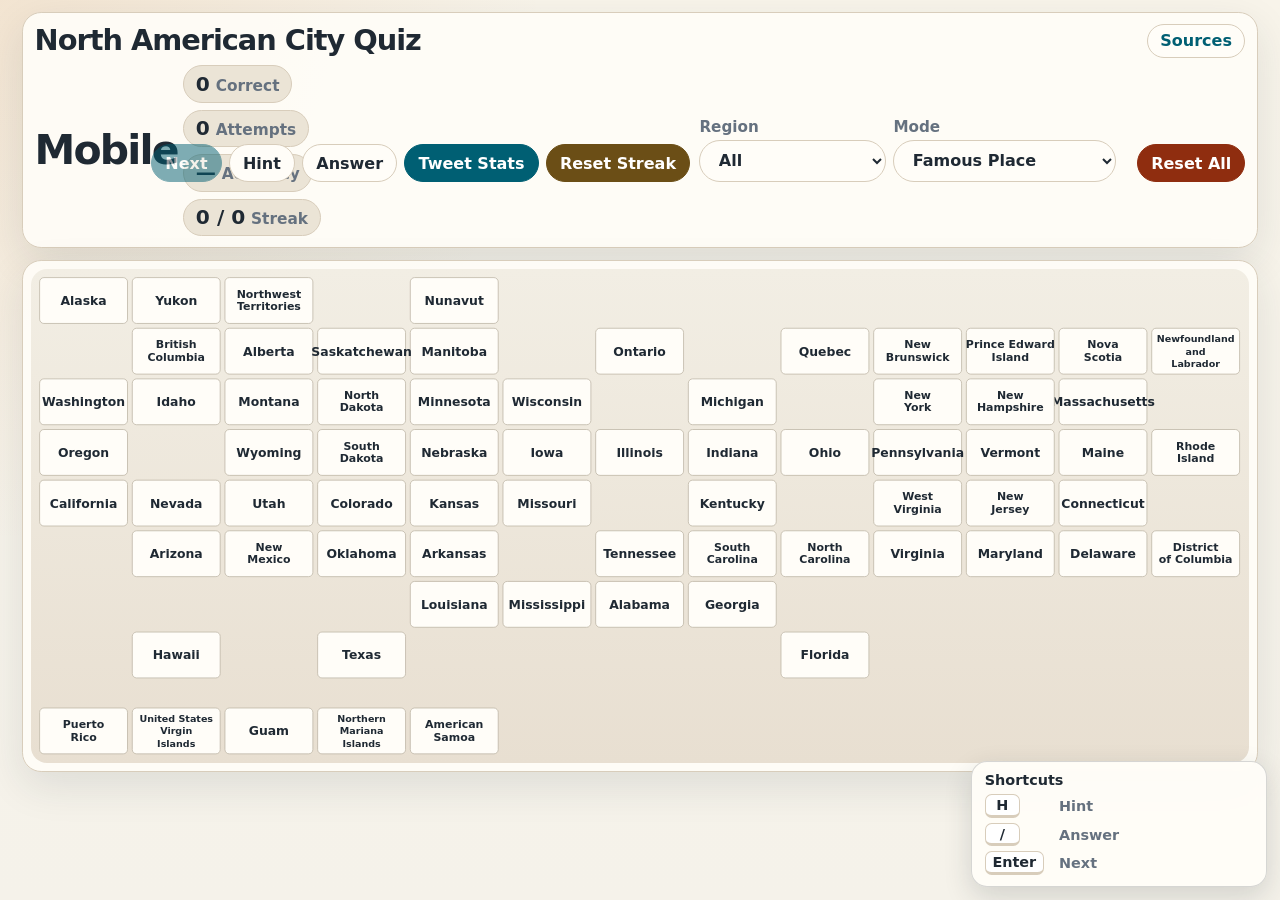
<file: index.html>
<!doctype html>
<html lang="en">
<head>
  <meta charset="utf-8">
  <meta name="viewport" content="width=device-width, initial-scale=1">
  <title>North American City Quiz</title>
  <link rel="stylesheet" href="styles.css">
</head>
<body>
  <main class="app-shell">
    <section class="top-bar" aria-label="Quiz">
      <div class="title-row">
        <h1 class="app-title">North American City Quiz</h1>
        <a class="sources-link" href="sources.html">Sources</a>
      </div>

      <div class="question-strip">
        <div class="area-code" id="areaCode">---</div>
        <div class="stats" aria-label="Score">
          <div><strong id="correctCount">0</strong><span>Correct</span></div>
          <div><strong id="totalCount">0</strong><span>Attempts</span></div>
          <div><strong id="accuracy">—</strong><span>Accuracy</span></div>
          <div><strong id="streak">0</strong><span>Streak</span></div>
          <div class="time-stat"><strong id="timeLeft">0.0</strong><span>Time</span></div>
          <div class="remaining-stat"><strong id="remainingCount">—</strong><span>Remaining</span></div>
        </div>
      </div>

      <div class="controls-strip" aria-label="Controls">
        <div class="action-controls">
          <button id="nextButton" type="button" class="primary">Next</button>
          <button id="hintButton" type="button">Hint</button>
          <button id="answerButton" type="button">Answer</button>
          <button id="tweetStats" type="button" class="tweet-button">Tweet Stats</button>
          <button id="resetStreak" type="button" class="reset-button soft-reset">Reset Streak</button>
          <button id="startTimeAttack" type="button" class="primary hidden">Start</button>
          <button id="giveUpButton" type="button" class="reset-button soft-reset hidden">Give Up</button>
          <button id="tweetResult" type="button" class="tweet-button hidden">Tweet Result</button>
        </div>

        <div class="select-controls">
          <label>
            Region
            <select id="regionSelect">
              <option value="all">All</option>
              <option value="usa">USA</option>
              <option value="U.S. territories">U.S. Territories</option>
              <option value="Canada">Canada</option>
              <option value="Pacific">Pacific</option>
              <option value="Mountain">Mountain</option>
              <option value="Midwest">Midwest</option>
              <option value="South">South</option>
              <option value="Northeast">Northeast</option>
            </select>
          </label>

          <label>
            Mode
            <select id="modeSelect">
              <option value="famous">Famous Place</option>
              <option value="normal">Normal</option>
              <option value="hard">Hard</option>
              <option value="weak">Weak Priority</option>
              <option value="review">Review</option>
              <option value="time">Time Attack</option>
              <option value="timeHard">Time Attack (Hard)</option>
            </select>
          </label>
        </div>

        <div class="utility-controls">
          <button id="resetStats" type="button" class="reset-button danger-reset">Reset All</button>
        </div>
      </div>

      <div id="feedback" class="feedback neutral" aria-live="polite"></div>
    </section>

    <section class="map-card" aria-label="U.S. and Canada tile map">
      <svg id="usTileMap" role="group" aria-label="U.S. and Canada tile map"></svg>
    </section>
  </main>

  <aside class="shortcut-help" aria-label="Keyboard shortcuts">
    <div class="shortcut-title">Shortcuts</div>
    <dl>
      <div><dt><kbd>H</kbd></dt><dd>Hint</dd></div>
      <div><dt><kbd>/</kbd></dt><dd>Answer</dd></div>
      <div><dt><kbd>Enter</kbd></dt><dd>Next</dd></div>
    </dl>
  </aside>

  <dialog id="giveUpDialog" class="result-dialog" aria-labelledby="giveUpDialogTitle">
    <div class="dialog-card">
      <h2 id="giveUpDialogTitle">Give up Time Attack?</h2>
      <div id="giveUpDialogText" class="dialog-message">Your current result will be available to tweet.</div>
      <div class="dialog-actions">
        <button id="cancelGiveUp" type="button">Cancel</button>
        <button id="confirmGiveUp" type="button" class="reset-button soft-reset">Give Up</button>
        <button id="tweetGiveUp" type="button" class="tweet-button hidden">Tweet Result</button>
        <button id="closeGiveUpDialog" type="button" class="hidden">Close</button>
      </div>
    </div>
  </dialog>

  <dialog id="mapDialog" class="map-dialog" aria-labelledby="mapDialogTitle">
    <div class="map-dialog-card">
      <div class="map-dialog-header">
        <h2 id="mapDialogTitle"></h2>
        <button id="closeMapDialog" type="button" aria-label="Close">×</button>
      </div>
      <iframe id="mapFrame" class="map-frame" loading="lazy" referrerpolicy="no-referrer-when-downgrade" title=""></iframe>
    </div>
  </dialog>

  <script src="app.js"></script>
</body>
</html>
</file>
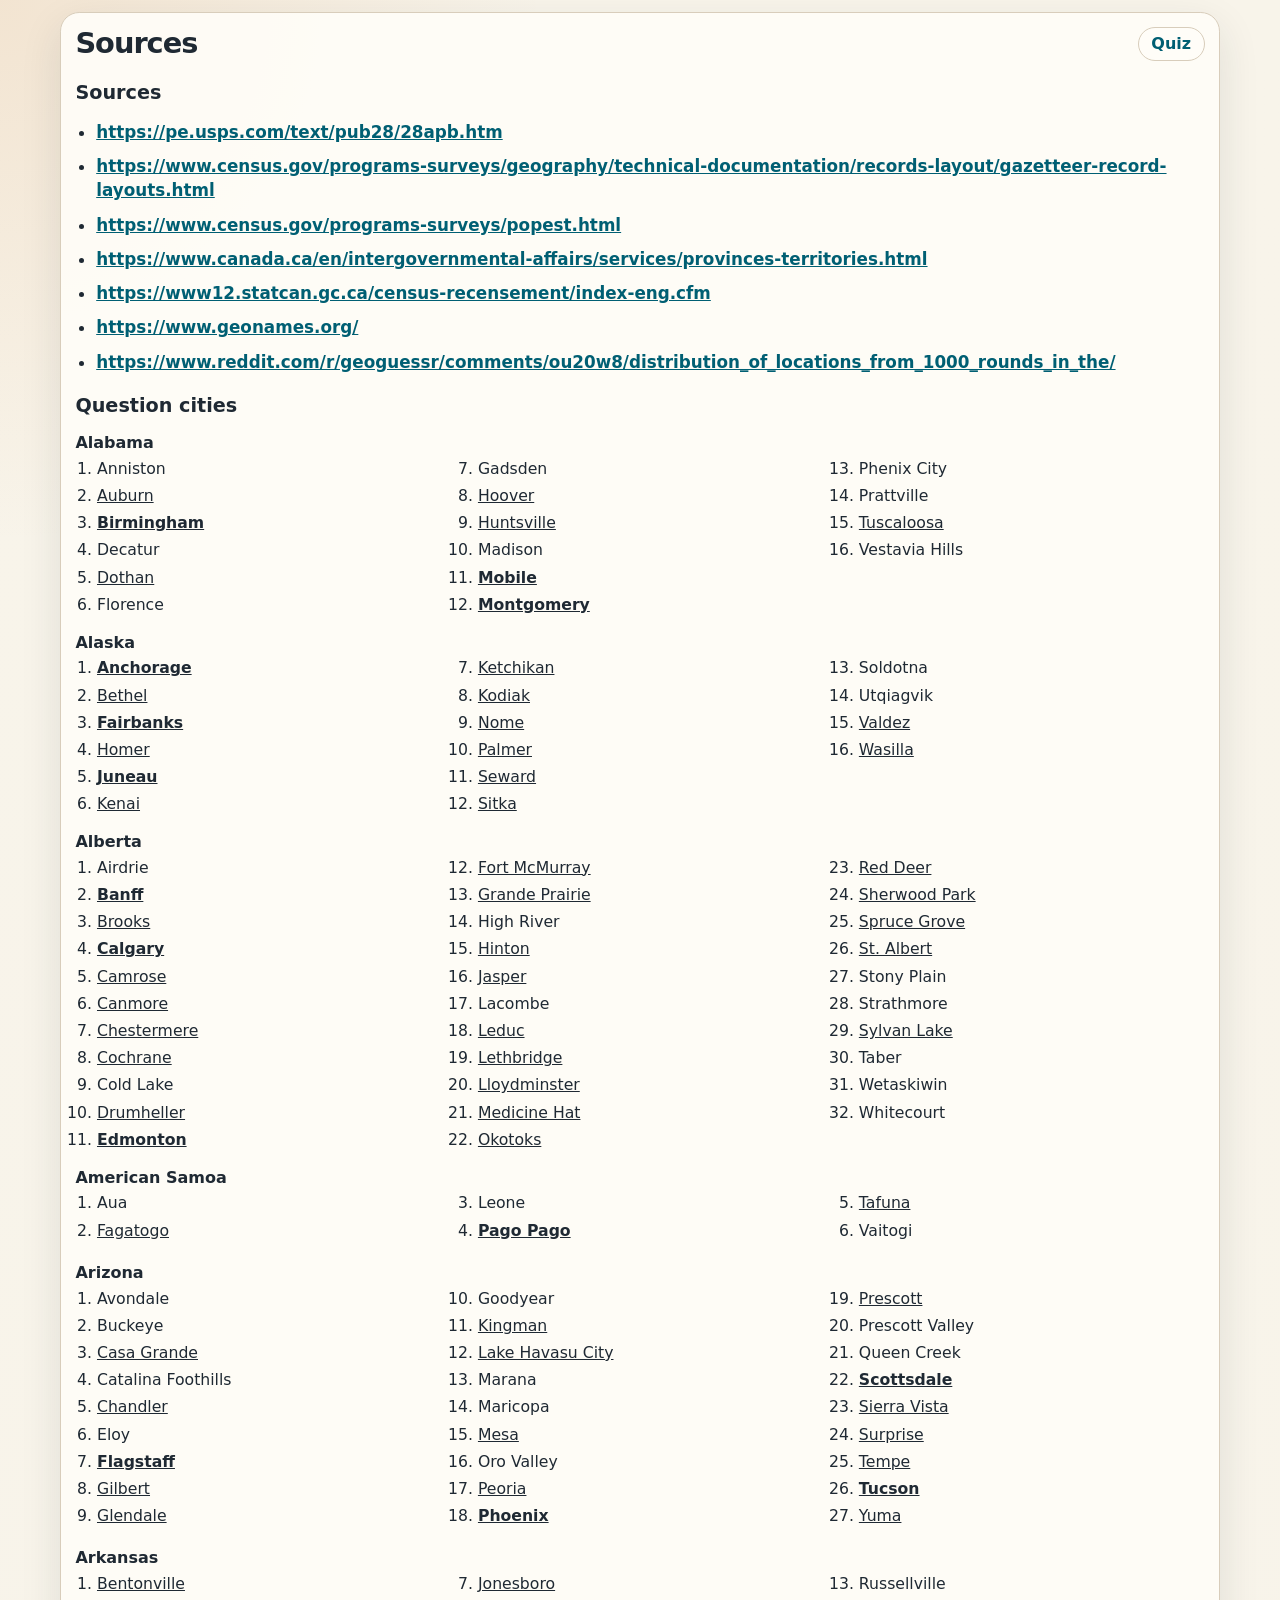
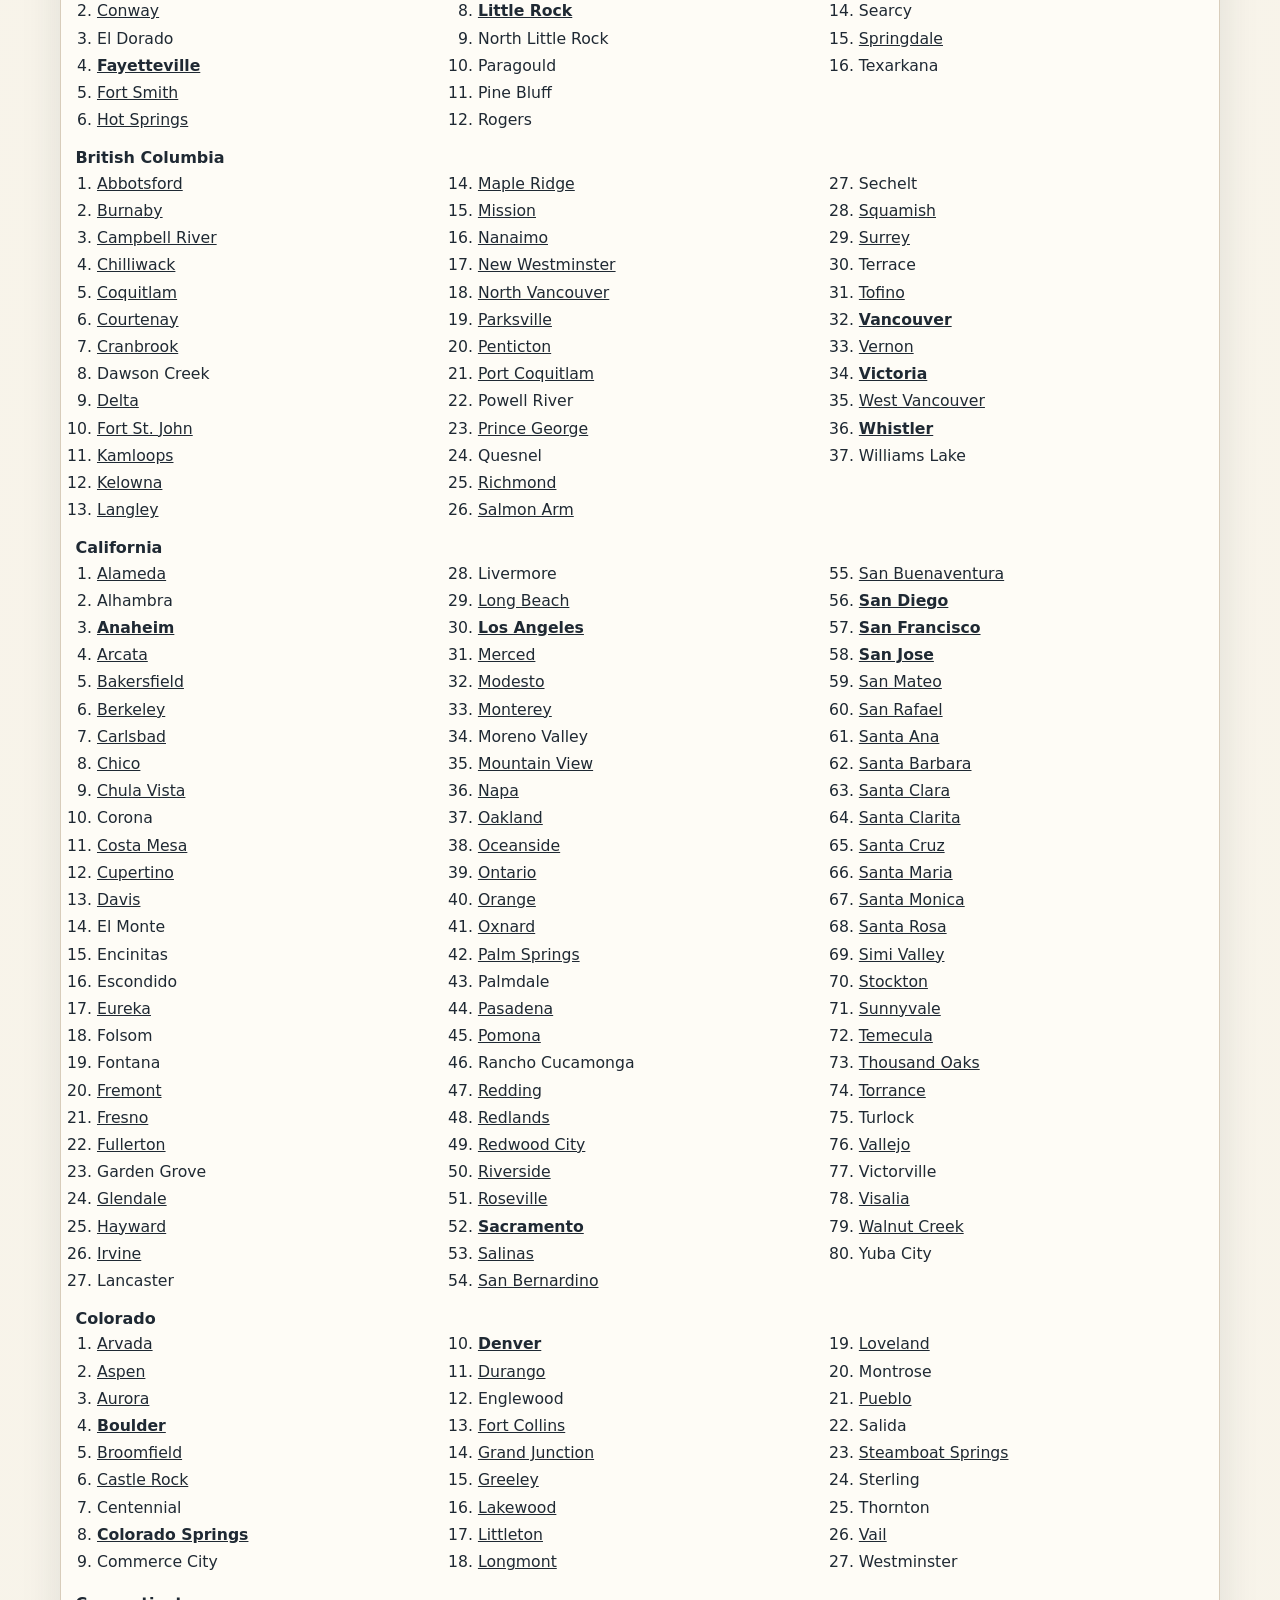
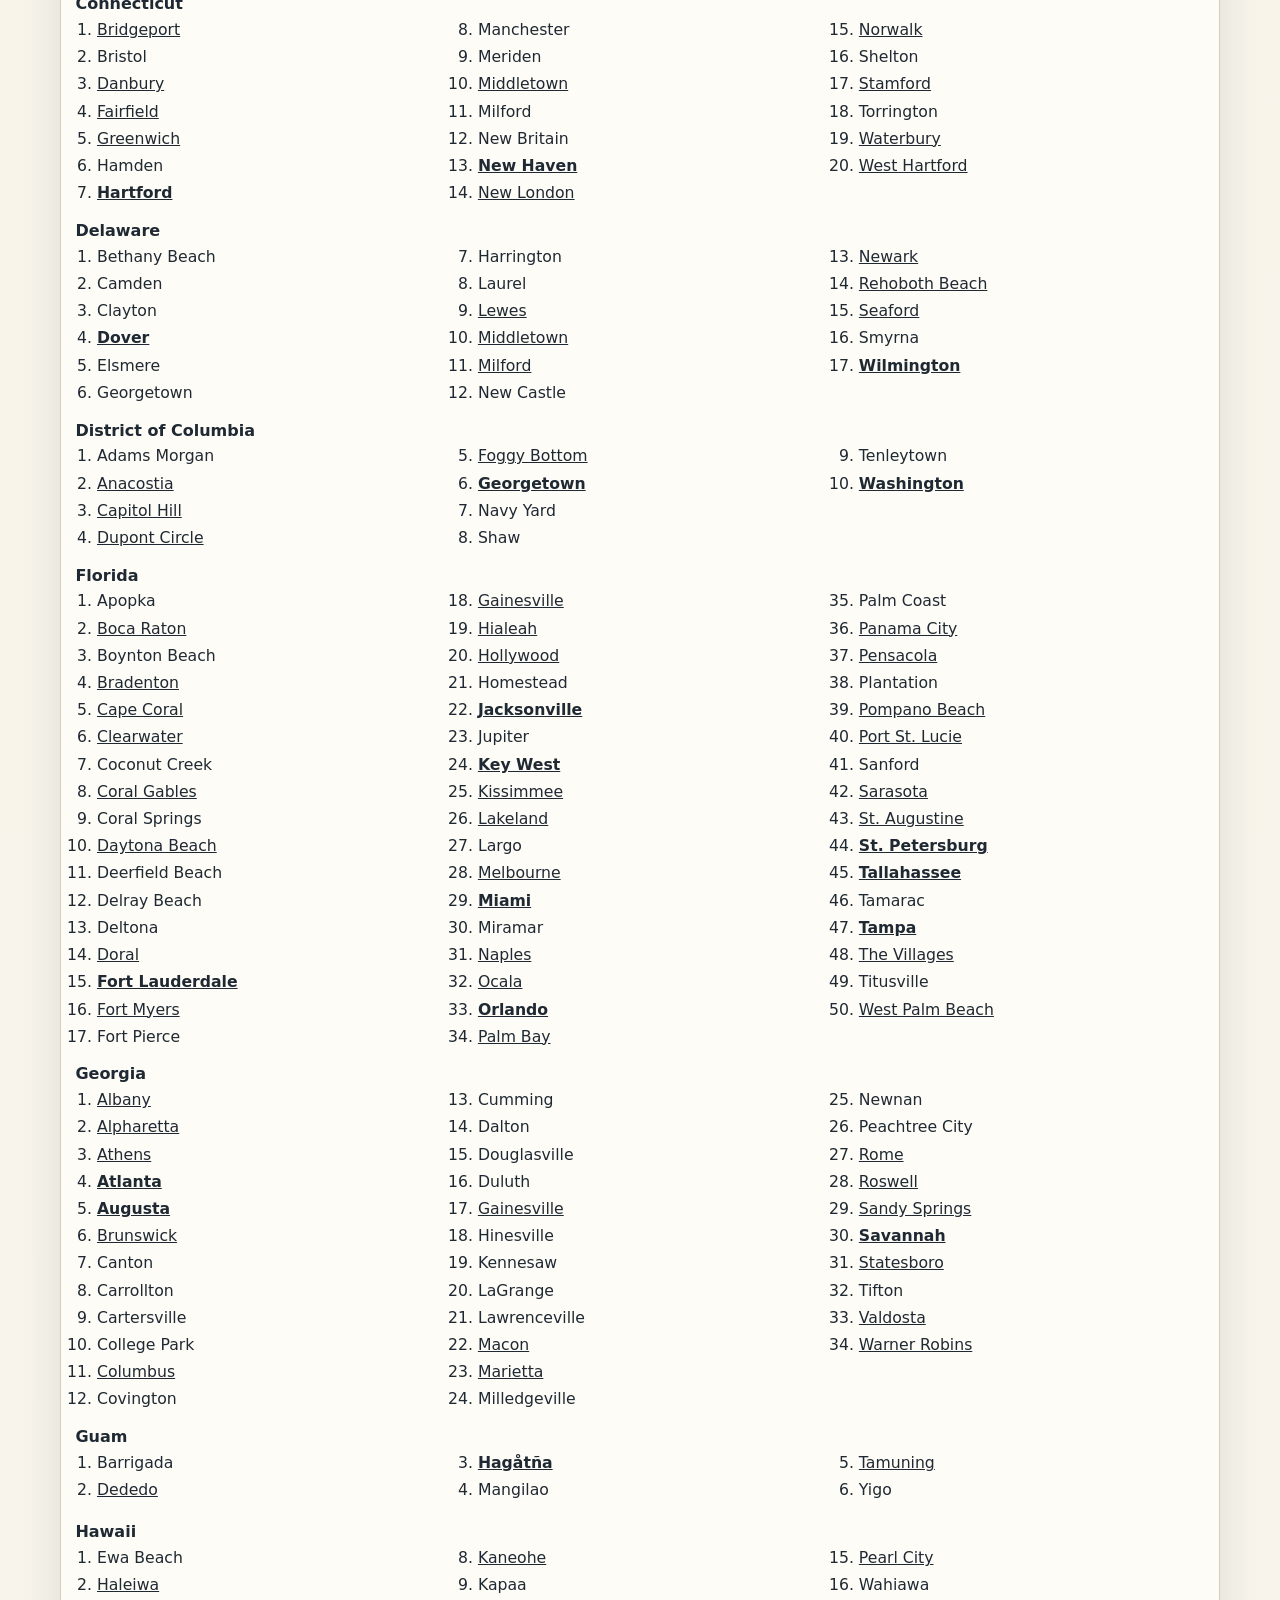
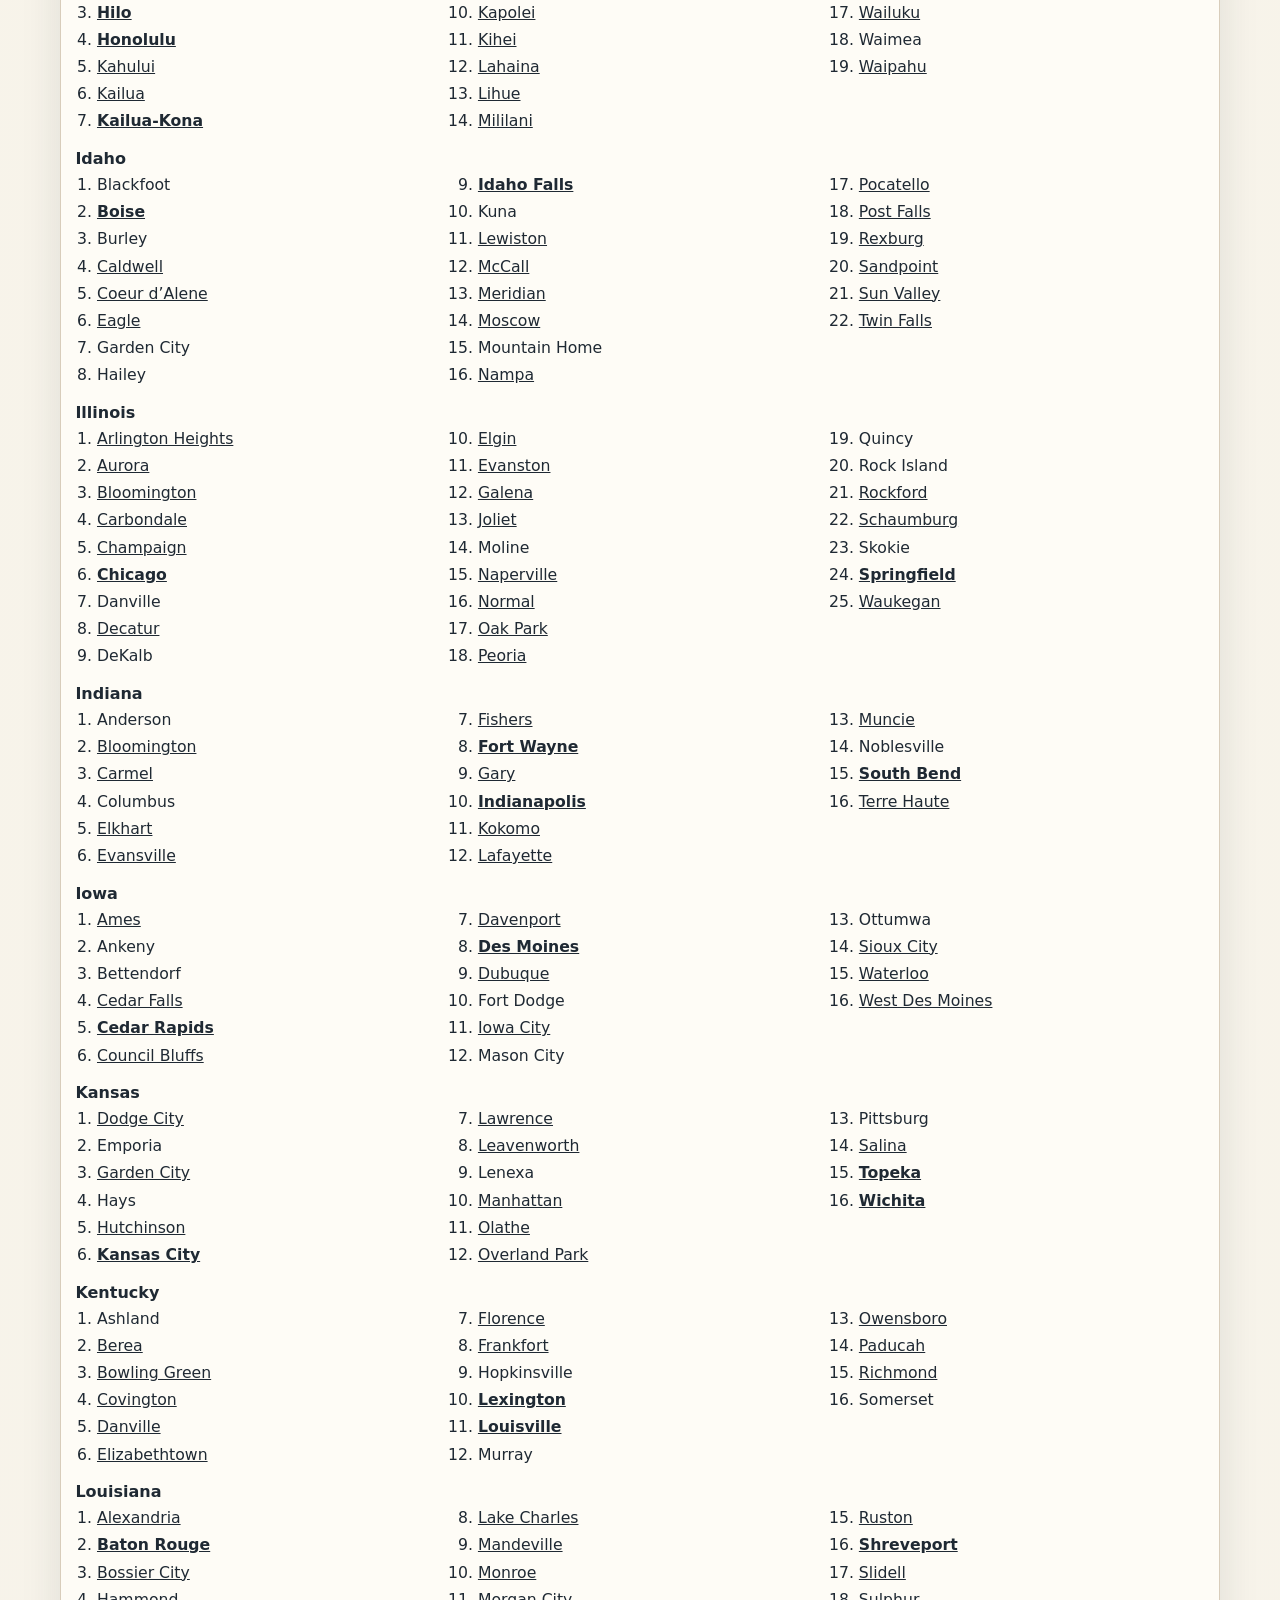
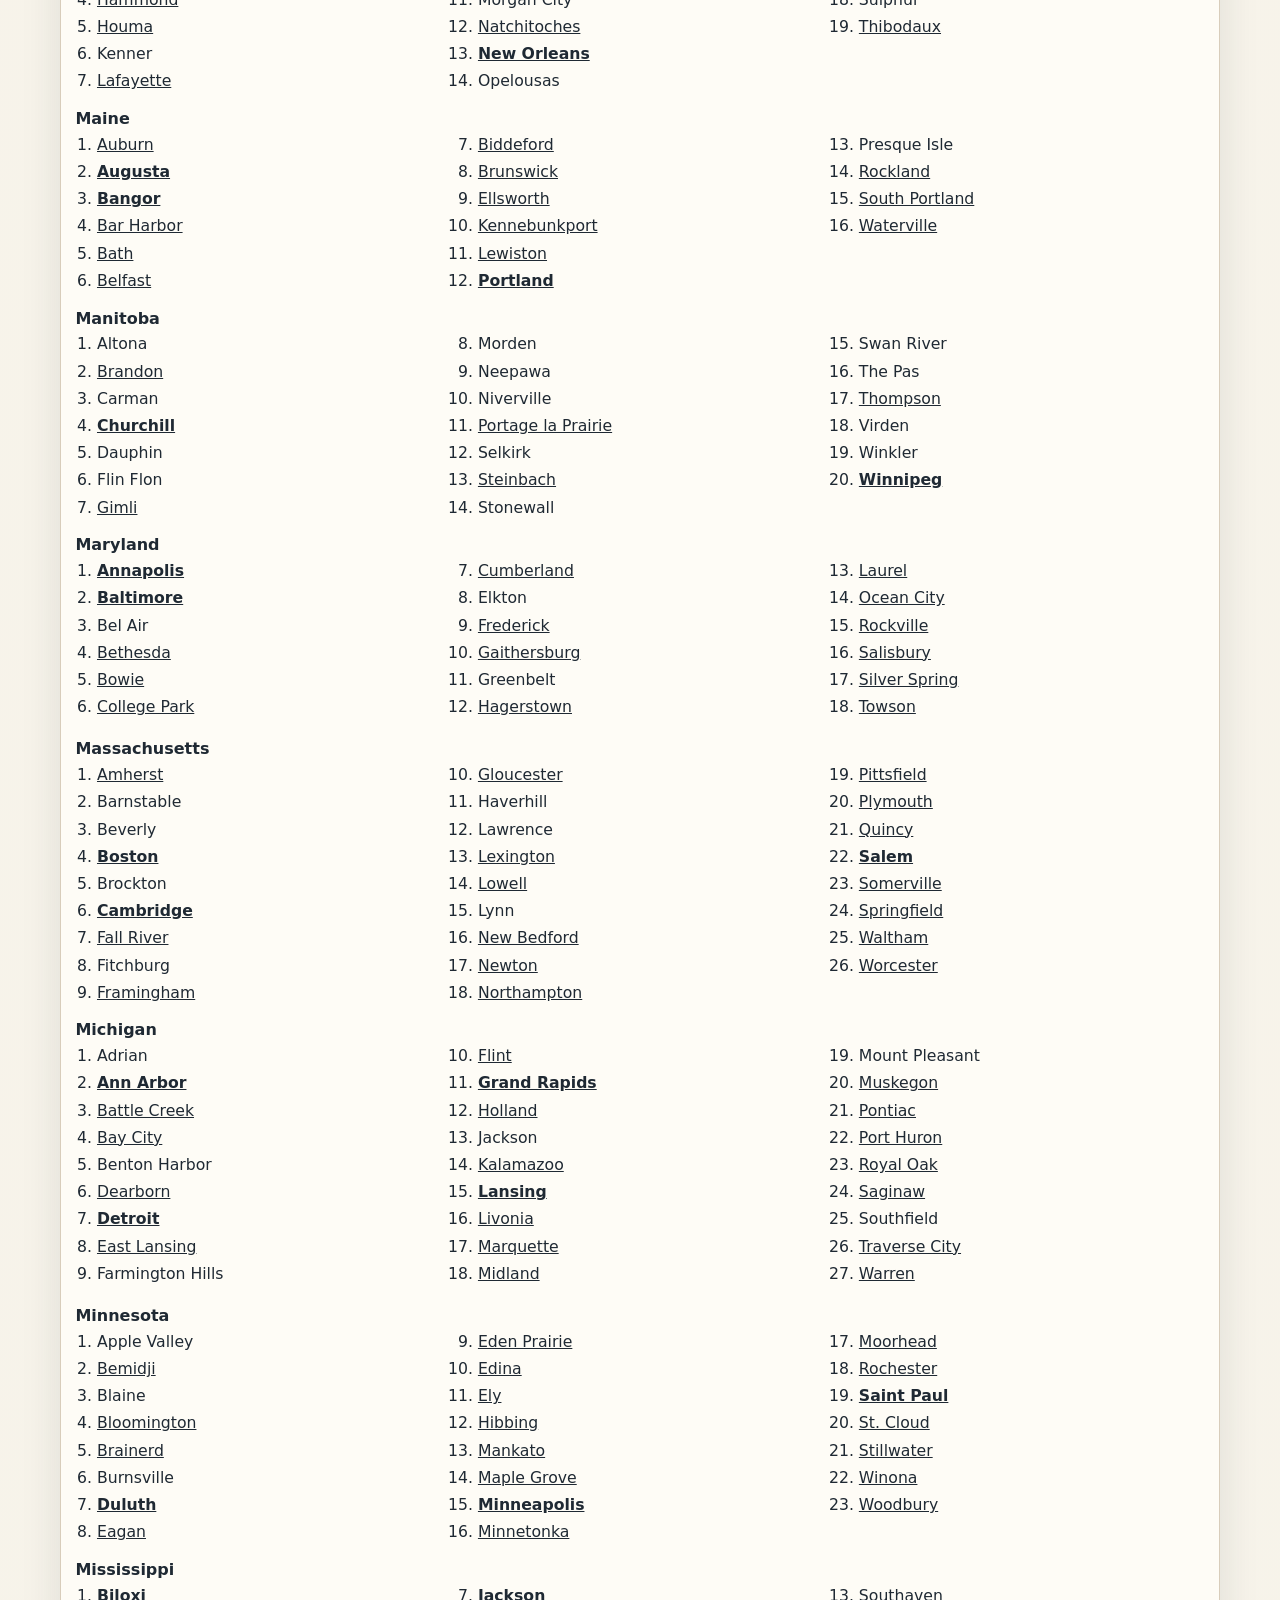
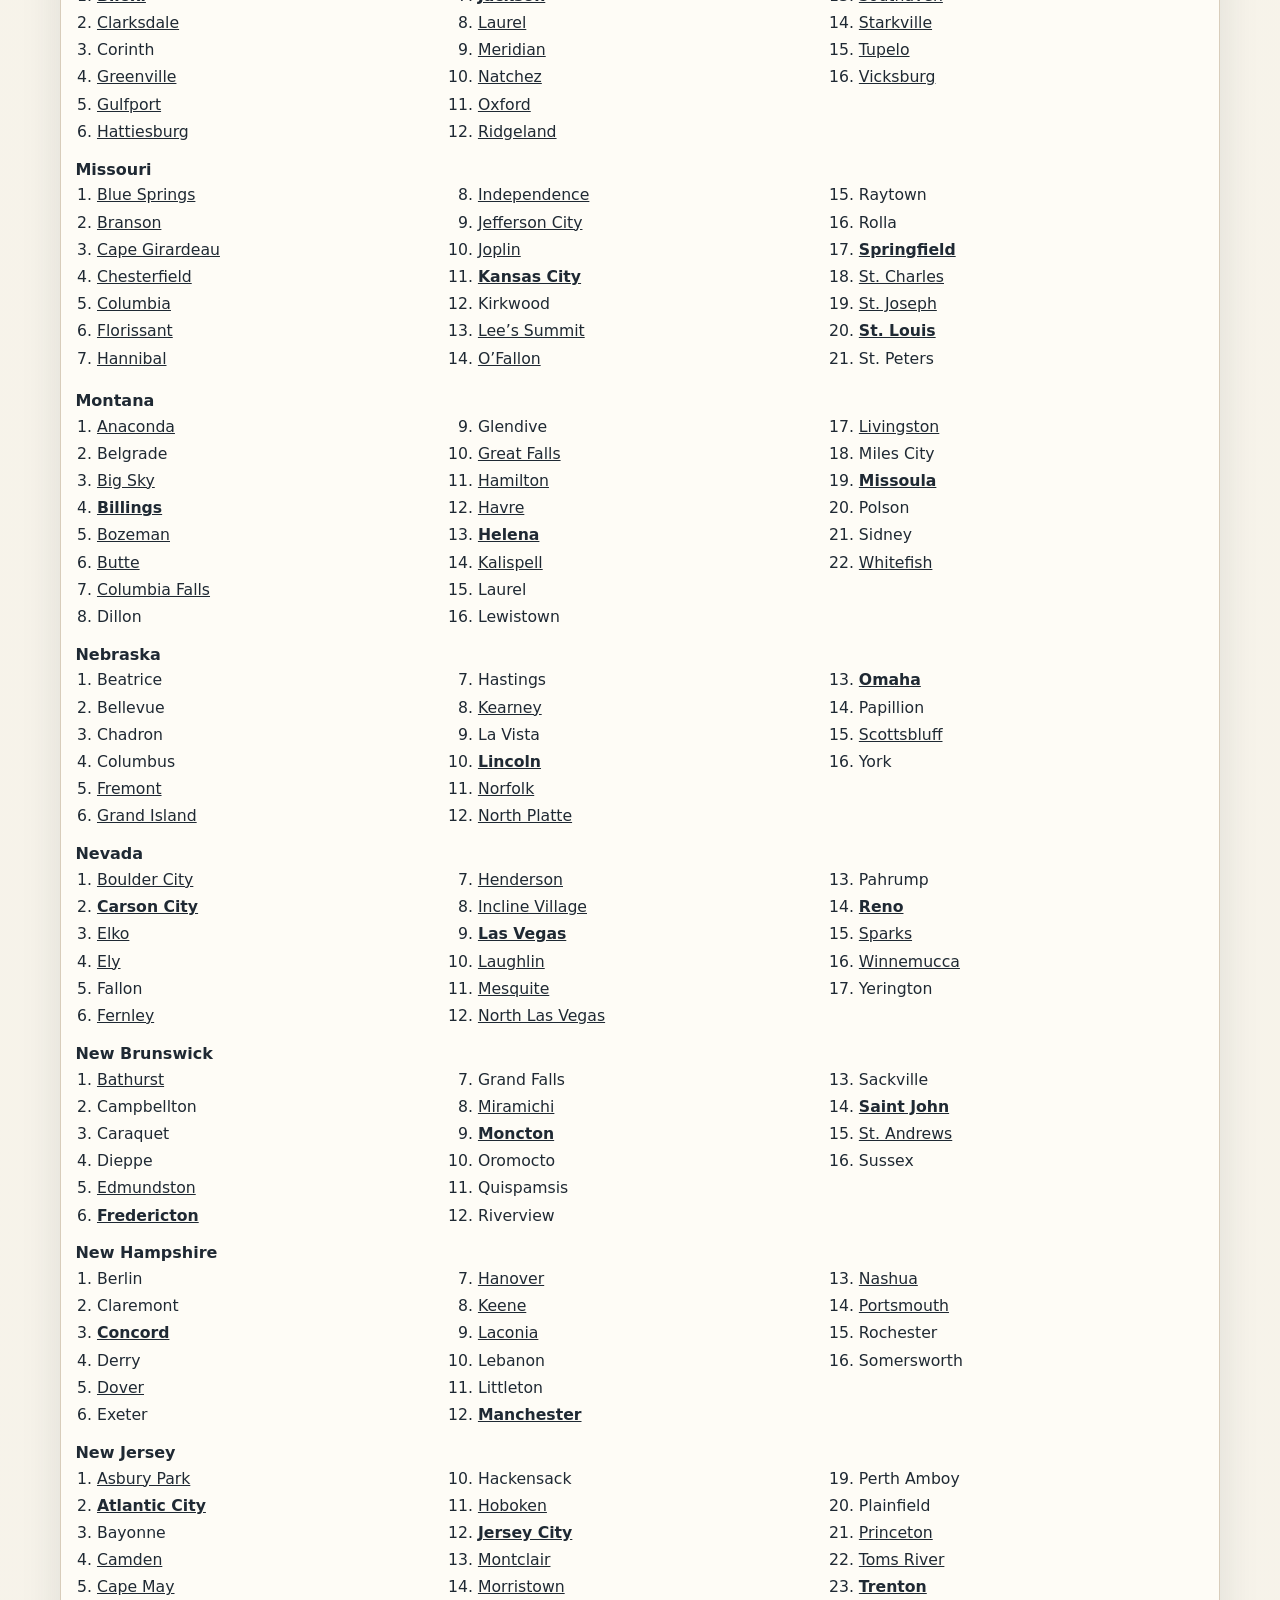
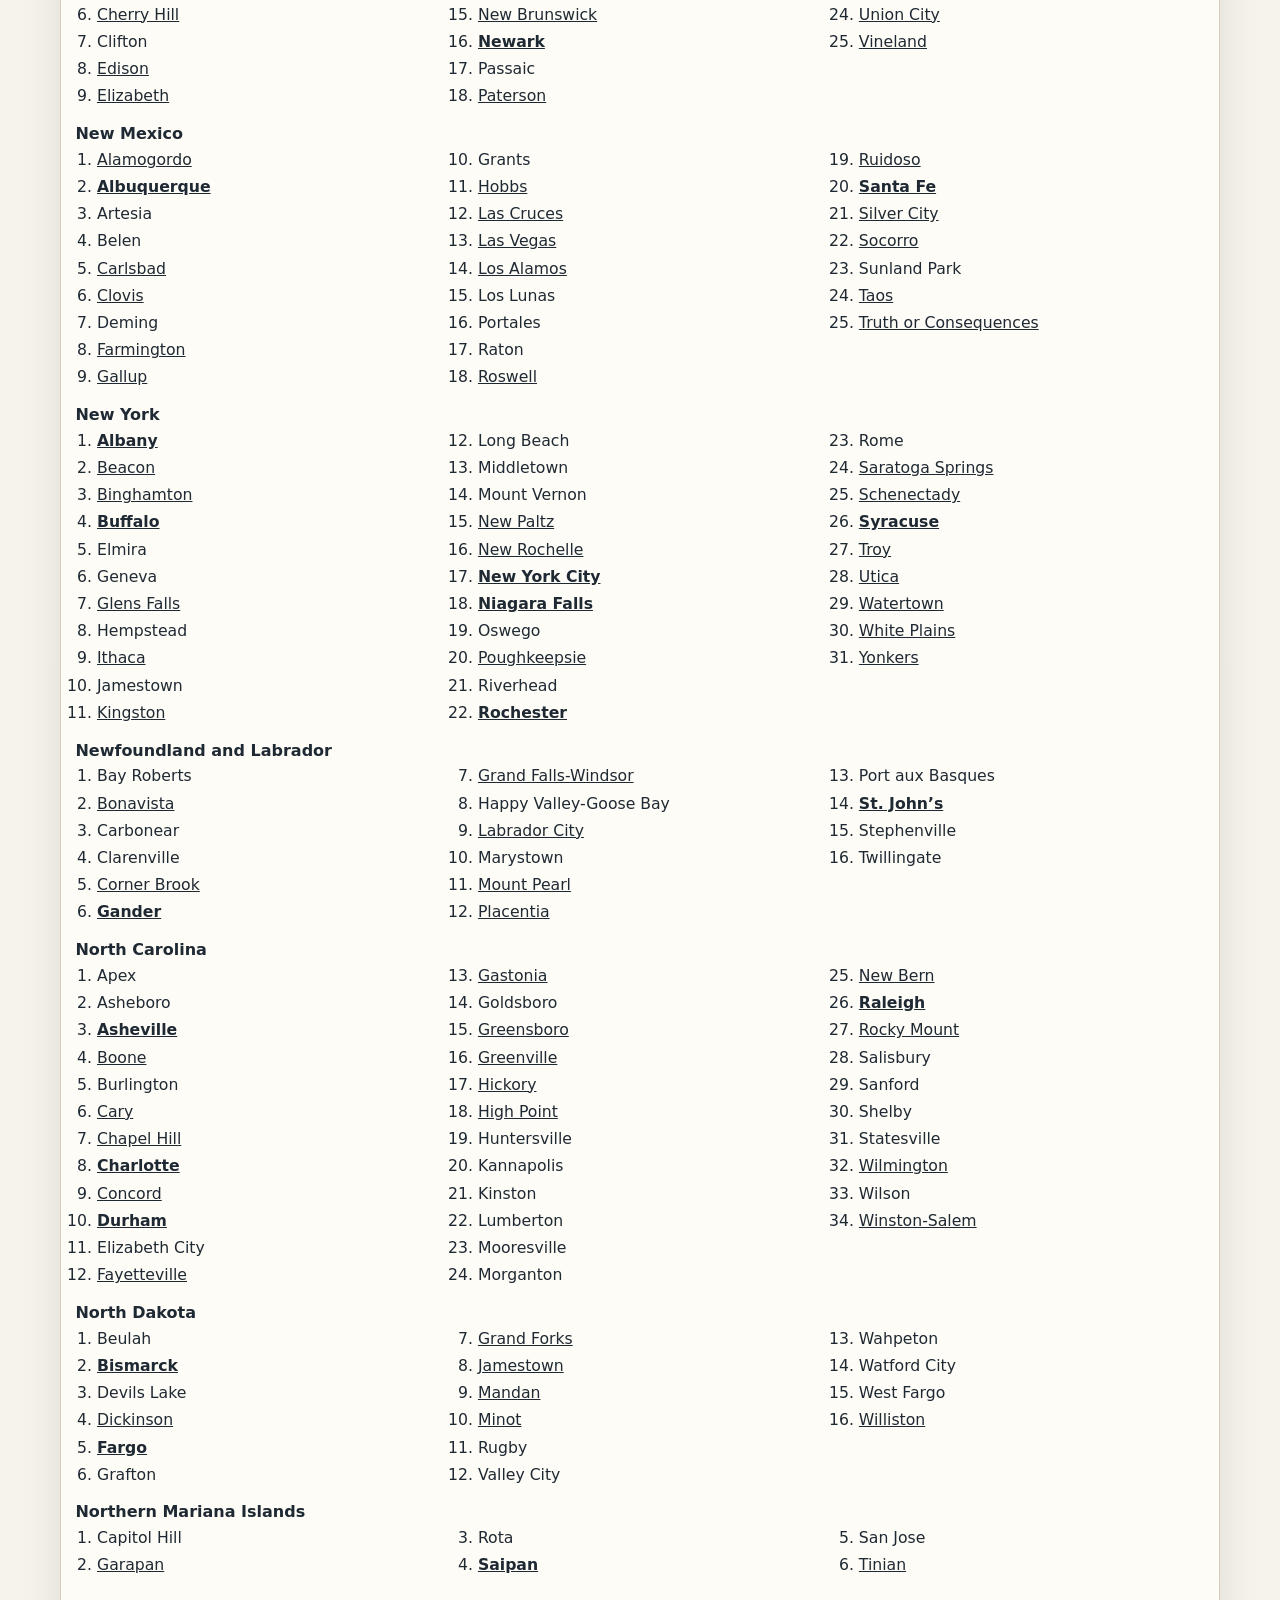
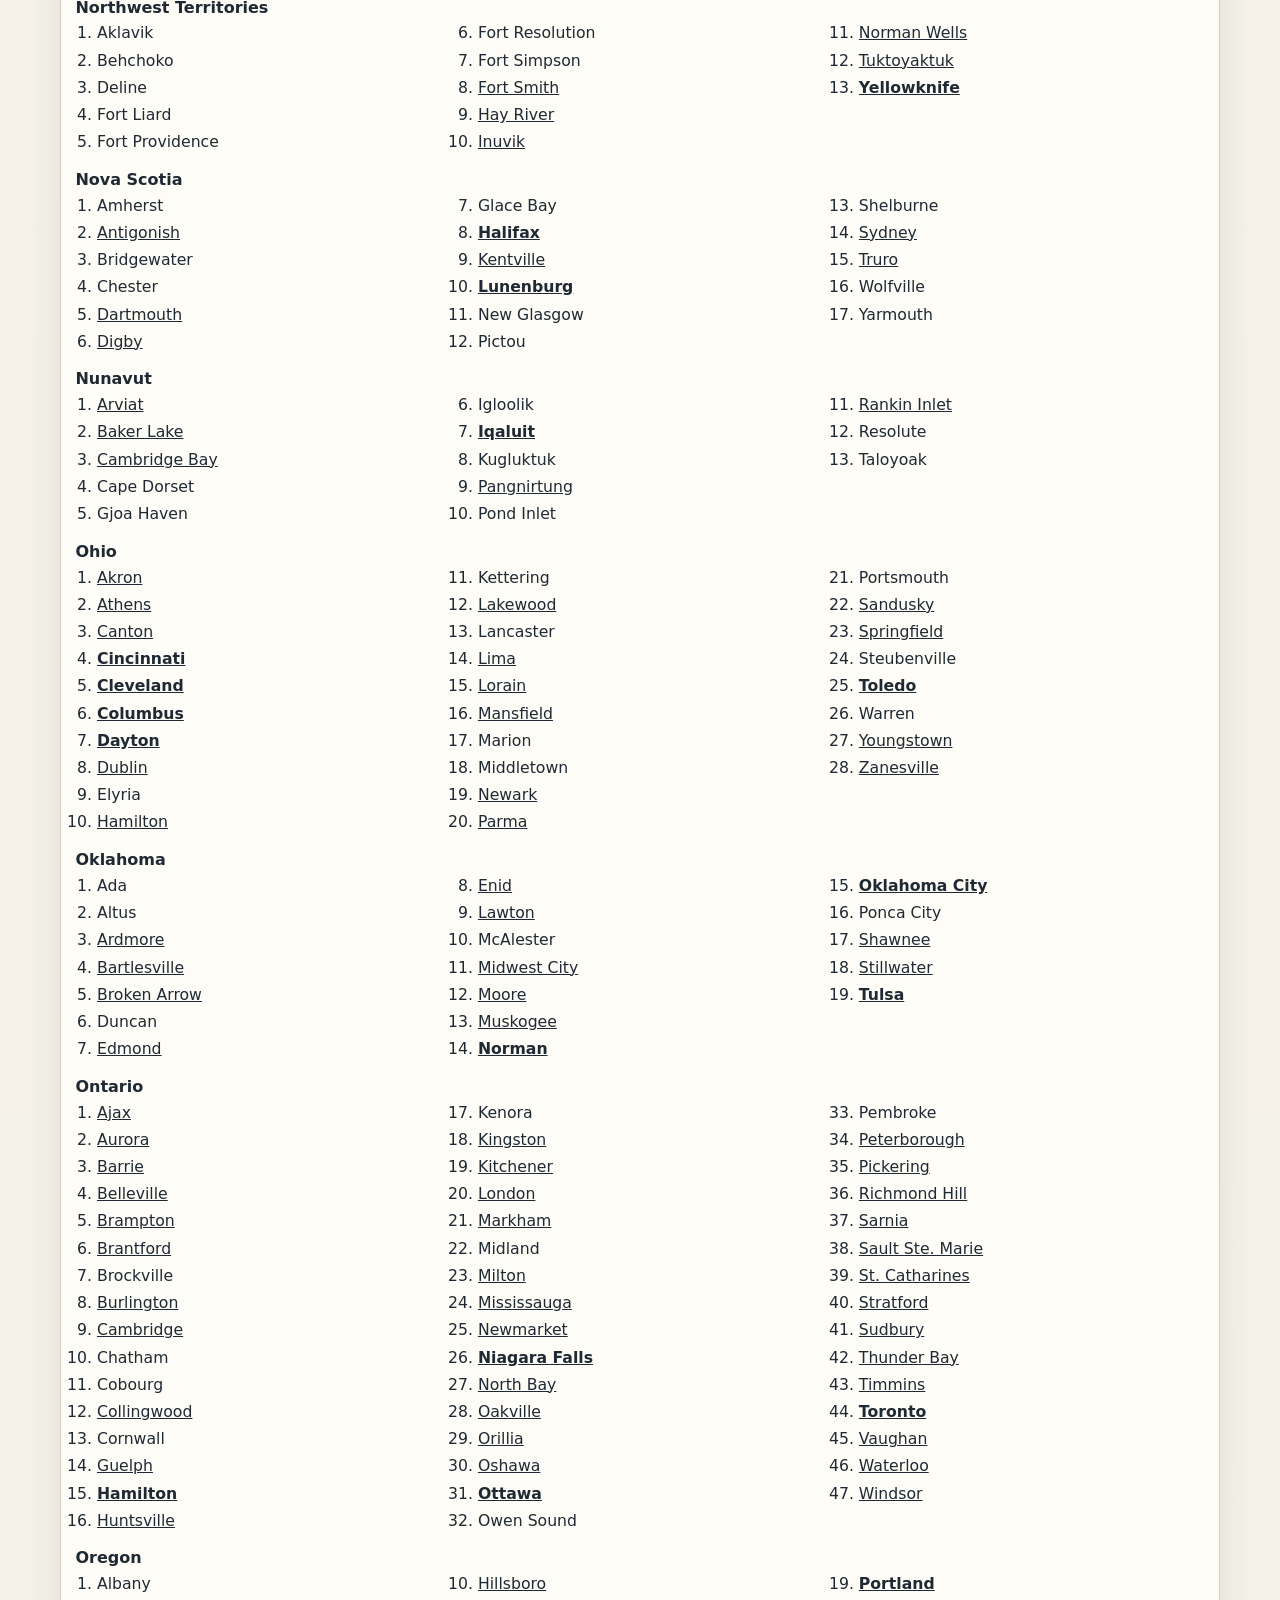
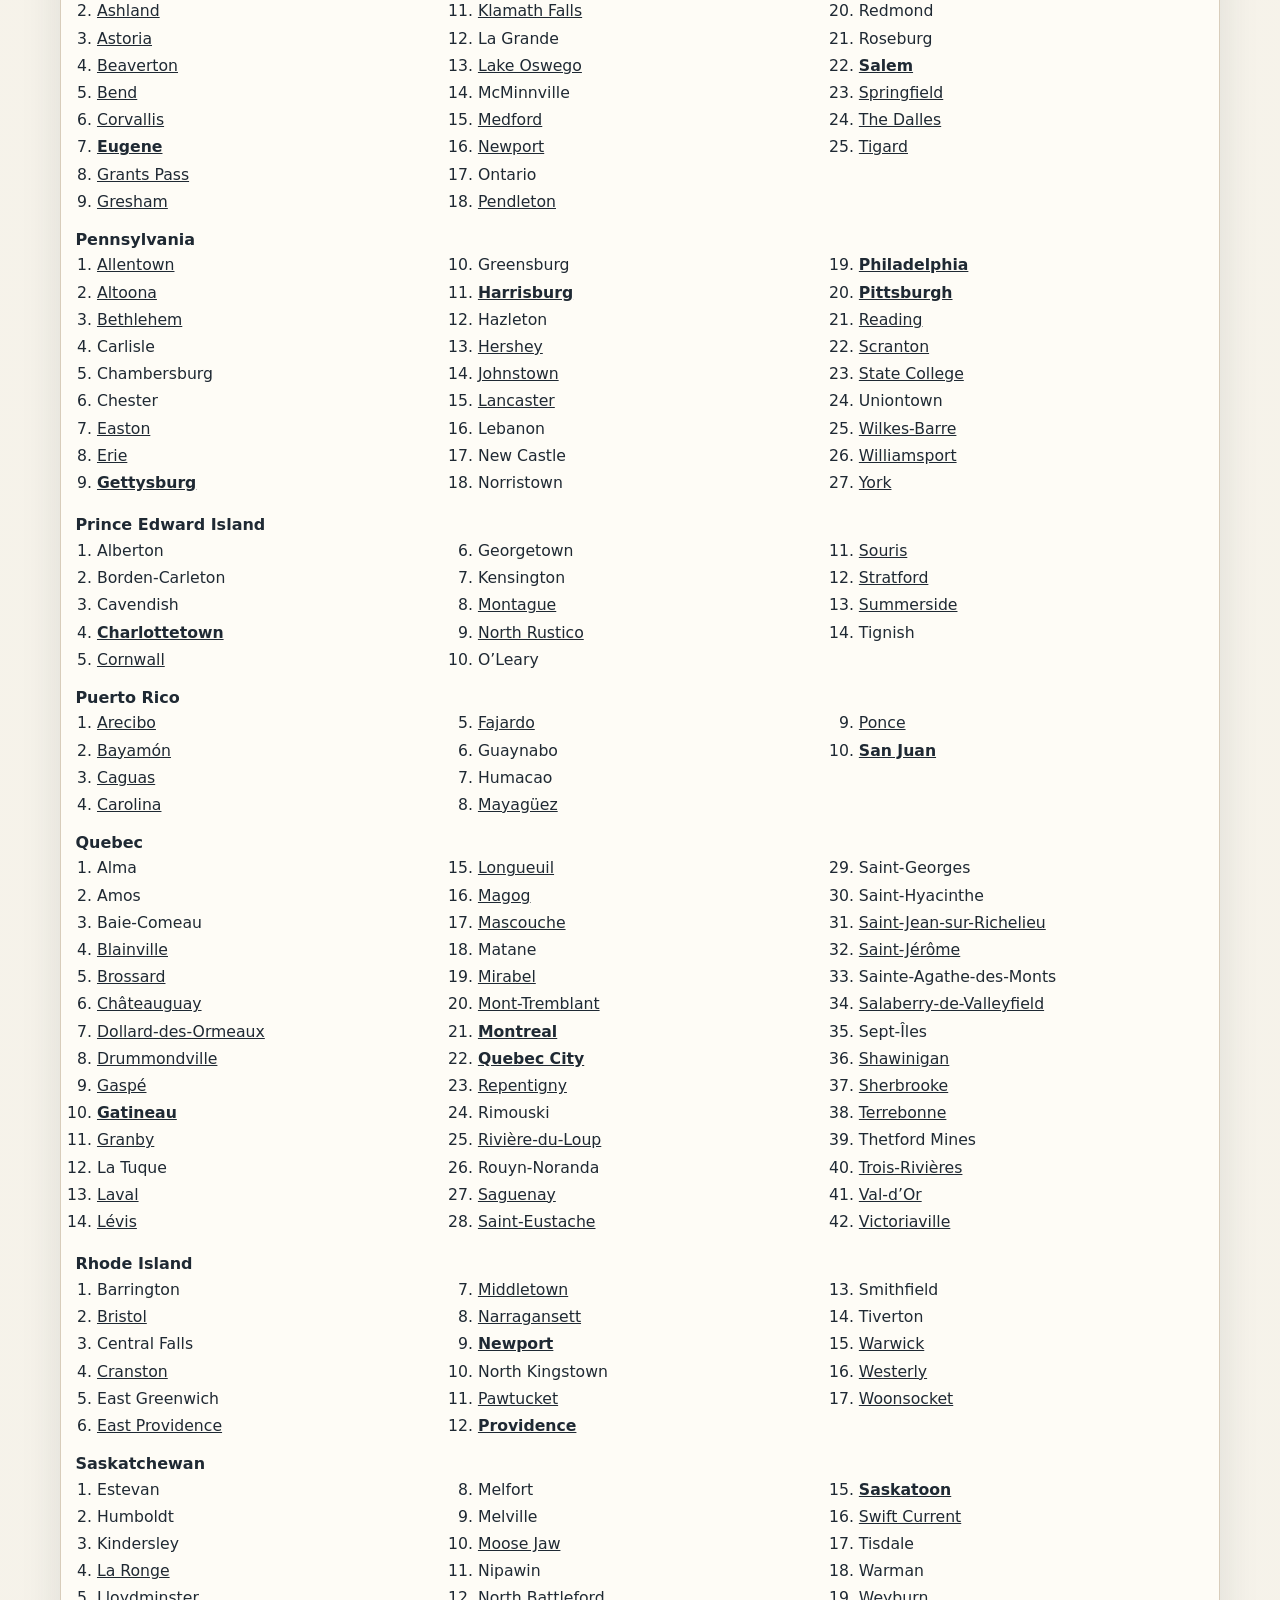
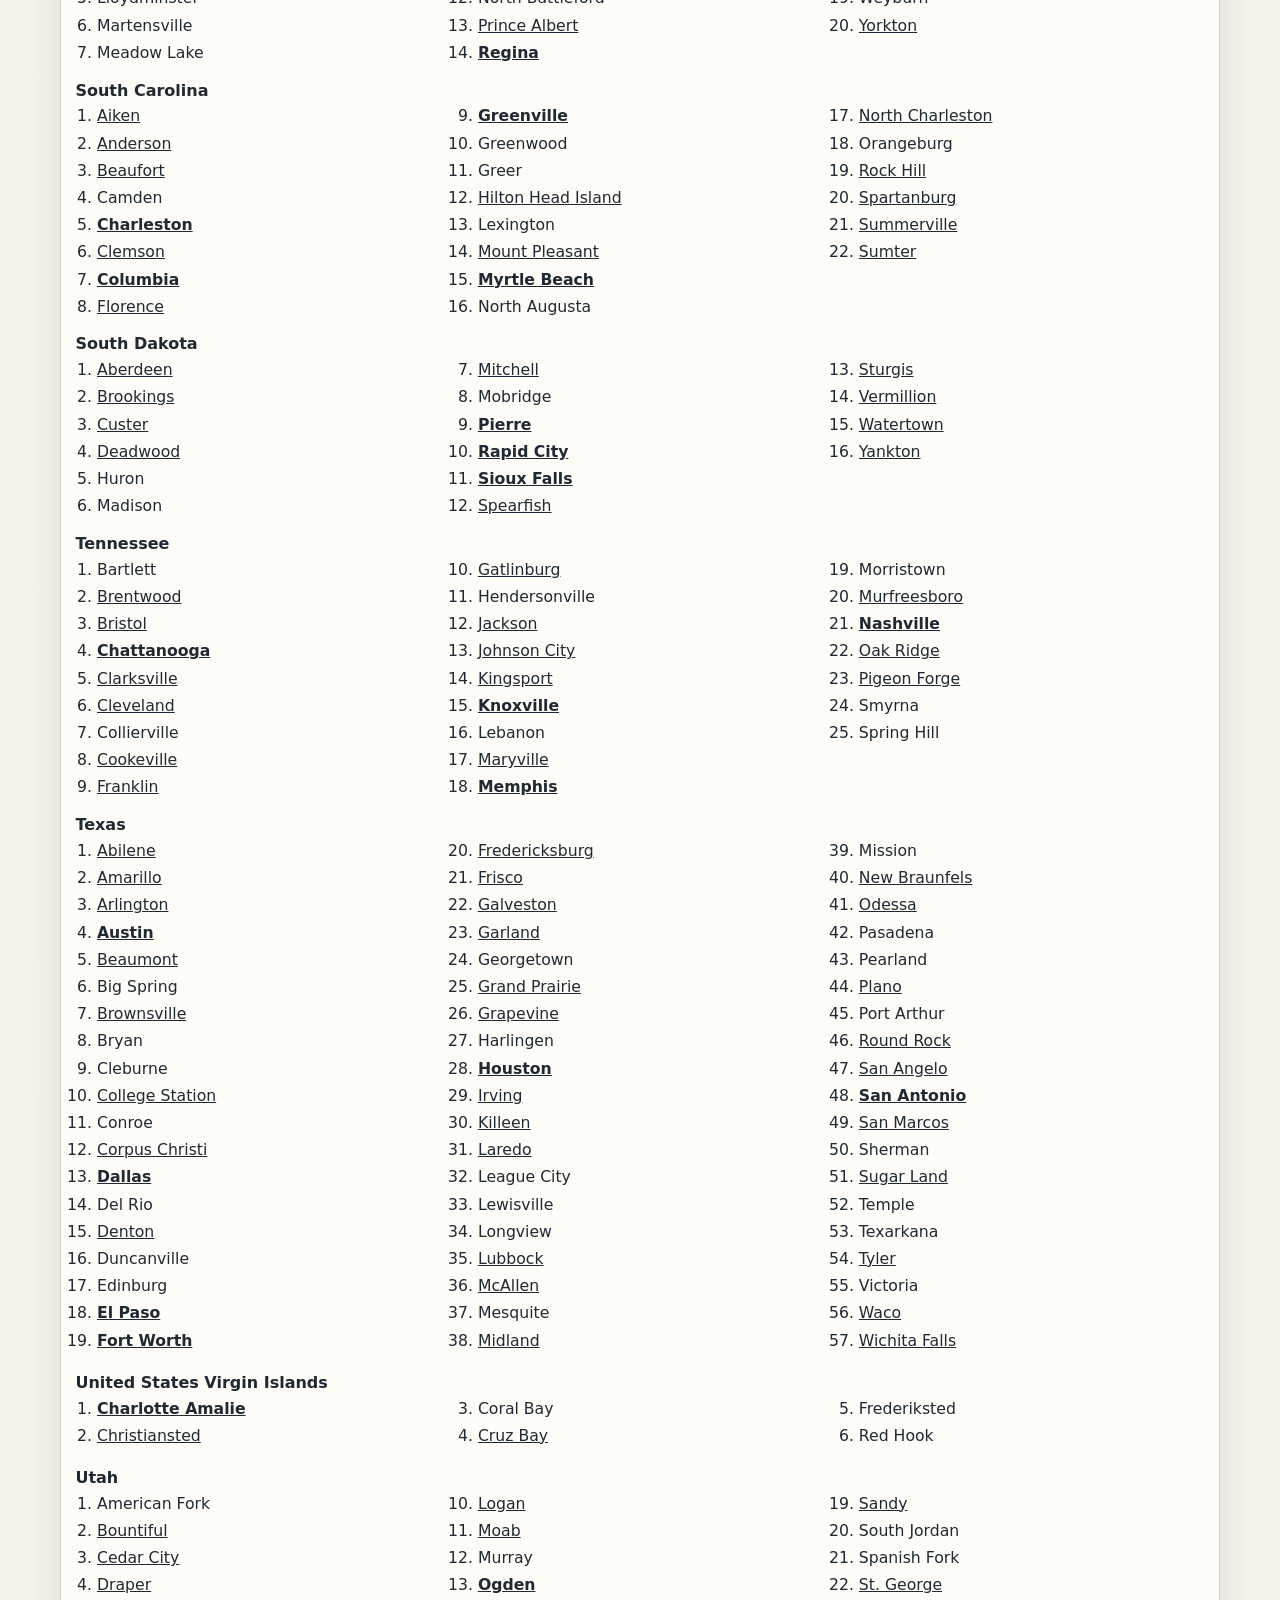
<file: sources.html>
<!doctype html>
<html lang="en">
<head>
  <meta charset="utf-8">
  <meta name="viewport" content="width=device-width, initial-scale=1">
  <title>Sources - North American City Quiz</title>
  <link rel="stylesheet" href="styles.css">
</head>
<body>
  <main class="sources-shell">
    <section class="sources-card">
      <div class="title-row">
        <h1 class="app-title">Sources</h1>
        <a class="sources-link" href="index.html">Quiz</a>
      </div>

      <h2>Sources</h2>
      <ul class="source-list">
        <li><a href="https://pe.usps.com/text/pub28/28apb.htm">https://pe.usps.com/text/pub28/28apb.htm</a></li>
        <li><a href="https://www.census.gov/programs-surveys/geography/technical-documentation/records-layout/gazetteer-record-layouts.html">https://www.census.gov/programs-surveys/geography/technical-documentation/records-layout/gazetteer-record-layouts.html</a></li>
        <li><a href="https://www.census.gov/programs-surveys/popest.html">https://www.census.gov/programs-surveys/popest.html</a></li>
        <li><a href="https://www.canada.ca/en/intergovernmental-affairs/services/provinces-territories.html">https://www.canada.ca/en/intergovernmental-affairs/services/provinces-territories.html</a></li>
        <li><a href="https://www12.statcan.gc.ca/census-recensement/index-eng.cfm">https://www12.statcan.gc.ca/census-recensement/index-eng.cfm</a></li>
        <li><a href="https://www.geonames.org/">https://www.geonames.org/</a></li>
        <li><a href="https://www.reddit.com/r/geoguessr/comments/ou20w8/distribution_of_locations_from_1000_rounds_in_the/">https://www.reddit.com/r/geoguessr/comments/ou20w8/distribution_of_locations_from_1000_rounds_in_the/</a></li>
      </ul>

      <h2>Question cities</h2>
      <section class="city-state-group">
        <h3>Alabama</h3>
        <ol class="city-list">
          <li>Anniston</li>
          <li><u>Auburn</u></li>
          <li><strong><u>Birmingham</u></strong></li>
          <li>Decatur</li>
          <li><u>Dothan</u></li>
          <li>Florence</li>
          <li>Gadsden</li>
          <li><u>Hoover</u></li>
          <li><u>Huntsville</u></li>
          <li>Madison</li>
          <li><strong><u>Mobile</u></strong></li>
          <li><strong><u>Montgomery</u></strong></li>
          <li>Phenix City</li>
          <li>Prattville</li>
          <li><u>Tuscaloosa</u></li>
          <li>Vestavia Hills</li>
        </ol>
      </section>
      <section class="city-state-group">
        <h3>Alaska</h3>
        <ol class="city-list">
          <li><strong><u>Anchorage</u></strong></li>
          <li><u>Bethel</u></li>
          <li><strong><u>Fairbanks</u></strong></li>
          <li><u>Homer</u></li>
          <li><strong><u>Juneau</u></strong></li>
          <li><u>Kenai</u></li>
          <li><u>Ketchikan</u></li>
          <li><u>Kodiak</u></li>
          <li><u>Nome</u></li>
          <li><u>Palmer</u></li>
          <li><u>Seward</u></li>
          <li><u>Sitka</u></li>
          <li>Soldotna</li>
          <li>Utqiagvik</li>
          <li><u>Valdez</u></li>
          <li><u>Wasilla</u></li>
        </ol>
      </section>
      <section class="city-state-group">
        <h3>Alberta</h3>
        <ol class="city-list">
          <li>Airdrie</li>
          <li><strong><u>Banff</u></strong></li>
          <li><u>Brooks</u></li>
          <li><strong><u>Calgary</u></strong></li>
          <li><u>Camrose</u></li>
          <li><u>Canmore</u></li>
          <li><u>Chestermere</u></li>
          <li><u>Cochrane</u></li>
          <li>Cold Lake</li>
          <li><u>Drumheller</u></li>
          <li><strong><u>Edmonton</u></strong></li>
          <li><u>Fort McMurray</u></li>
          <li><u>Grande Prairie</u></li>
          <li>High River</li>
          <li><u>Hinton</u></li>
          <li><u>Jasper</u></li>
          <li>Lacombe</li>
          <li><u>Leduc</u></li>
          <li><u>Lethbridge</u></li>
          <li><u>Lloydminster</u></li>
          <li><u>Medicine Hat</u></li>
          <li><u>Okotoks</u></li>
          <li><u>Red Deer</u></li>
          <li><u>Sherwood Park</u></li>
          <li><u>Spruce Grove</u></li>
          <li><u>St. Albert</u></li>
          <li>Stony Plain</li>
          <li>Strathmore</li>
          <li><u>Sylvan Lake</u></li>
          <li>Taber</li>
          <li>Wetaskiwin</li>
          <li>Whitecourt</li>
        </ol>
      </section>
      <section class="city-state-group">
        <h3>American Samoa</h3>
        <ol class="city-list">
          <li>Aua</li>
          <li><u>Fagatogo</u></li>
          <li>Leone</li>
          <li><strong><u>Pago Pago</u></strong></li>
          <li><u>Tafuna</u></li>
          <li>Vaitogi</li>
        </ol>
      </section>
      <section class="city-state-group">
        <h3>Arizona</h3>
        <ol class="city-list">
          <li>Avondale</li>
          <li>Buckeye</li>
          <li><u>Casa Grande</u></li>
          <li>Catalina Foothills</li>
          <li><u>Chandler</u></li>
          <li>Eloy</li>
          <li><strong><u>Flagstaff</u></strong></li>
          <li><u>Gilbert</u></li>
          <li><u>Glendale</u></li>
          <li>Goodyear</li>
          <li><u>Kingman</u></li>
          <li><u>Lake Havasu City</u></li>
          <li>Marana</li>
          <li>Maricopa</li>
          <li><u>Mesa</u></li>
          <li>Oro Valley</li>
          <li><u>Peoria</u></li>
          <li><strong><u>Phoenix</u></strong></li>
          <li><u>Prescott</u></li>
          <li>Prescott Valley</li>
          <li>Queen Creek</li>
          <li><strong><u>Scottsdale</u></strong></li>
          <li><u>Sierra Vista</u></li>
          <li><u>Surprise</u></li>
          <li><u>Tempe</u></li>
          <li><strong><u>Tucson</u></strong></li>
          <li><u>Yuma</u></li>
        </ol>
      </section>
      <section class="city-state-group">
        <h3>Arkansas</h3>
        <ol class="city-list">
          <li><u>Bentonville</u></li>
          <li><u>Conway</u></li>
          <li>El Dorado</li>
          <li><strong><u>Fayetteville</u></strong></li>
          <li><u>Fort Smith</u></li>
          <li><u>Hot Springs</u></li>
          <li><u>Jonesboro</u></li>
          <li><strong><u>Little Rock</u></strong></li>
          <li>North Little Rock</li>
          <li>Paragould</li>
          <li>Pine Bluff</li>
          <li>Rogers</li>
          <li>Russellville</li>
          <li>Searcy</li>
          <li><u>Springdale</u></li>
          <li>Texarkana</li>
        </ol>
      </section>
      <section class="city-state-group">
        <h3>British Columbia</h3>
        <ol class="city-list">
          <li><u>Abbotsford</u></li>
          <li><u>Burnaby</u></li>
          <li><u>Campbell River</u></li>
          <li><u>Chilliwack</u></li>
          <li><u>Coquitlam</u></li>
          <li><u>Courtenay</u></li>
          <li><u>Cranbrook</u></li>
          <li>Dawson Creek</li>
          <li><u>Delta</u></li>
          <li><u>Fort St. John</u></li>
          <li><u>Kamloops</u></li>
          <li><u>Kelowna</u></li>
          <li><u>Langley</u></li>
          <li><u>Maple Ridge</u></li>
          <li><u>Mission</u></li>
          <li><u>Nanaimo</u></li>
          <li><u>New Westminster</u></li>
          <li><u>North Vancouver</u></li>
          <li><u>Parksville</u></li>
          <li><u>Penticton</u></li>
          <li><u>Port Coquitlam</u></li>
          <li>Powell River</li>
          <li><u>Prince George</u></li>
          <li>Quesnel</li>
          <li><u>Richmond</u></li>
          <li><u>Salmon Arm</u></li>
          <li>Sechelt</li>
          <li><u>Squamish</u></li>
          <li><u>Surrey</u></li>
          <li>Terrace</li>
          <li><u>Tofino</u></li>
          <li><strong><u>Vancouver</u></strong></li>
          <li><u>Vernon</u></li>
          <li><strong><u>Victoria</u></strong></li>
          <li><u>West Vancouver</u></li>
          <li><strong><u>Whistler</u></strong></li>
          <li>Williams Lake</li>
        </ol>
      </section>
      <section class="city-state-group">
        <h3>California</h3>
        <ol class="city-list">
          <li><u>Alameda</u></li>
          <li>Alhambra</li>
          <li><strong><u>Anaheim</u></strong></li>
          <li><u>Arcata</u></li>
          <li><u>Bakersfield</u></li>
          <li><u>Berkeley</u></li>
          <li><u>Carlsbad</u></li>
          <li><u>Chico</u></li>
          <li><u>Chula Vista</u></li>
          <li>Corona</li>
          <li><u>Costa Mesa</u></li>
          <li><u>Cupertino</u></li>
          <li><u>Davis</u></li>
          <li>El Monte</li>
          <li>Encinitas</li>
          <li>Escondido</li>
          <li><u>Eureka</u></li>
          <li>Folsom</li>
          <li>Fontana</li>
          <li><u>Fremont</u></li>
          <li><u>Fresno</u></li>
          <li><u>Fullerton</u></li>
          <li>Garden Grove</li>
          <li><u>Glendale</u></li>
          <li><u>Hayward</u></li>
          <li><u>Irvine</u></li>
          <li>Lancaster</li>
          <li>Livermore</li>
          <li><u>Long Beach</u></li>
          <li><strong><u>Los Angeles</u></strong></li>
          <li><u>Merced</u></li>
          <li><u>Modesto</u></li>
          <li><u>Monterey</u></li>
          <li>Moreno Valley</li>
          <li><u>Mountain View</u></li>
          <li><u>Napa</u></li>
          <li><u>Oakland</u></li>
          <li><u>Oceanside</u></li>
          <li><u>Ontario</u></li>
          <li><u>Orange</u></li>
          <li><u>Oxnard</u></li>
          <li><u>Palm Springs</u></li>
          <li>Palmdale</li>
          <li><u>Pasadena</u></li>
          <li><u>Pomona</u></li>
          <li>Rancho Cucamonga</li>
          <li><u>Redding</u></li>
          <li><u>Redlands</u></li>
          <li><u>Redwood City</u></li>
          <li><u>Riverside</u></li>
          <li><u>Roseville</u></li>
          <li><strong><u>Sacramento</u></strong></li>
          <li><u>Salinas</u></li>
          <li><u>San Bernardino</u></li>
          <li><u>San Buenaventura</u></li>
          <li><strong><u>San Diego</u></strong></li>
          <li><strong><u>San Francisco</u></strong></li>
          <li><strong><u>San Jose</u></strong></li>
          <li><u>San Mateo</u></li>
          <li><u>San Rafael</u></li>
          <li><u>Santa Ana</u></li>
          <li><u>Santa Barbara</u></li>
          <li><u>Santa Clara</u></li>
          <li><u>Santa Clarita</u></li>
          <li><u>Santa Cruz</u></li>
          <li><u>Santa Maria</u></li>
          <li><u>Santa Monica</u></li>
          <li><u>Santa Rosa</u></li>
          <li><u>Simi Valley</u></li>
          <li><u>Stockton</u></li>
          <li><u>Sunnyvale</u></li>
          <li><u>Temecula</u></li>
          <li><u>Thousand Oaks</u></li>
          <li><u>Torrance</u></li>
          <li>Turlock</li>
          <li><u>Vallejo</u></li>
          <li>Victorville</li>
          <li><u>Visalia</u></li>
          <li><u>Walnut Creek</u></li>
          <li>Yuba City</li>
        </ol>
      </section>
      <section class="city-state-group">
        <h3>Colorado</h3>
        <ol class="city-list">
          <li><u>Arvada</u></li>
          <li><u>Aspen</u></li>
          <li><u>Aurora</u></li>
          <li><strong><u>Boulder</u></strong></li>
          <li><u>Broomfield</u></li>
          <li><u>Castle Rock</u></li>
          <li>Centennial</li>
          <li><strong><u>Colorado Springs</u></strong></li>
          <li>Commerce City</li>
          <li><strong><u>Denver</u></strong></li>
          <li><u>Durango</u></li>
          <li>Englewood</li>
          <li><u>Fort Collins</u></li>
          <li><u>Grand Junction</u></li>
          <li><u>Greeley</u></li>
          <li><u>Lakewood</u></li>
          <li><u>Littleton</u></li>
          <li><u>Longmont</u></li>
          <li><u>Loveland</u></li>
          <li>Montrose</li>
          <li><u>Pueblo</u></li>
          <li>Salida</li>
          <li><u>Steamboat Springs</u></li>
          <li>Sterling</li>
          <li>Thornton</li>
          <li><u>Vail</u></li>
          <li>Westminster</li>
        </ol>
      </section>
      <section class="city-state-group">
        <h3>Connecticut</h3>
        <ol class="city-list">
          <li><u>Bridgeport</u></li>
          <li>Bristol</li>
          <li><u>Danbury</u></li>
          <li><u>Fairfield</u></li>
          <li><u>Greenwich</u></li>
          <li>Hamden</li>
          <li><strong><u>Hartford</u></strong></li>
          <li>Manchester</li>
          <li>Meriden</li>
          <li><u>Middletown</u></li>
          <li>Milford</li>
          <li>New Britain</li>
          <li><strong><u>New Haven</u></strong></li>
          <li><u>New London</u></li>
          <li><u>Norwalk</u></li>
          <li>Shelton</li>
          <li><u>Stamford</u></li>
          <li>Torrington</li>
          <li><u>Waterbury</u></li>
          <li><u>West Hartford</u></li>
        </ol>
      </section>
      <section class="city-state-group">
        <h3>Delaware</h3>
        <ol class="city-list">
          <li>Bethany Beach</li>
          <li>Camden</li>
          <li>Clayton</li>
          <li><strong><u>Dover</u></strong></li>
          <li>Elsmere</li>
          <li>Georgetown</li>
          <li>Harrington</li>
          <li>Laurel</li>
          <li><u>Lewes</u></li>
          <li><u>Middletown</u></li>
          <li><u>Milford</u></li>
          <li>New Castle</li>
          <li><u>Newark</u></li>
          <li><u>Rehoboth Beach</u></li>
          <li><u>Seaford</u></li>
          <li>Smyrna</li>
          <li><strong><u>Wilmington</u></strong></li>
        </ol>
      </section>
      <section class="city-state-group">
        <h3>District of Columbia</h3>
        <ol class="city-list">
          <li>Adams Morgan</li>
          <li><u>Anacostia</u></li>
          <li><u>Capitol Hill</u></li>
          <li><u>Dupont Circle</u></li>
          <li><u>Foggy Bottom</u></li>
          <li><strong><u>Georgetown</u></strong></li>
          <li>Navy Yard</li>
          <li>Shaw</li>
          <li>Tenleytown</li>
          <li><strong><u>Washington</u></strong></li>
        </ol>
      </section>
      <section class="city-state-group">
        <h3>Florida</h3>
        <ol class="city-list">
          <li>Apopka</li>
          <li><u>Boca Raton</u></li>
          <li>Boynton Beach</li>
          <li><u>Bradenton</u></li>
          <li><u>Cape Coral</u></li>
          <li><u>Clearwater</u></li>
          <li>Coconut Creek</li>
          <li><u>Coral Gables</u></li>
          <li>Coral Springs</li>
          <li><u>Daytona Beach</u></li>
          <li>Deerfield Beach</li>
          <li>Delray Beach</li>
          <li>Deltona</li>
          <li><u>Doral</u></li>
          <li><strong><u>Fort Lauderdale</u></strong></li>
          <li><u>Fort Myers</u></li>
          <li>Fort Pierce</li>
          <li><u>Gainesville</u></li>
          <li><u>Hialeah</u></li>
          <li><u>Hollywood</u></li>
          <li>Homestead</li>
          <li><strong><u>Jacksonville</u></strong></li>
          <li>Jupiter</li>
          <li><strong><u>Key West</u></strong></li>
          <li><u>Kissimmee</u></li>
          <li><u>Lakeland</u></li>
          <li>Largo</li>
          <li><u>Melbourne</u></li>
          <li><strong><u>Miami</u></strong></li>
          <li>Miramar</li>
          <li><u>Naples</u></li>
          <li><u>Ocala</u></li>
          <li><strong><u>Orlando</u></strong></li>
          <li><u>Palm Bay</u></li>
          <li>Palm Coast</li>
          <li><u>Panama City</u></li>
          <li><u>Pensacola</u></li>
          <li>Plantation</li>
          <li><u>Pompano Beach</u></li>
          <li><u>Port St. Lucie</u></li>
          <li>Sanford</li>
          <li><u>Sarasota</u></li>
          <li><u>St. Augustine</u></li>
          <li><strong><u>St. Petersburg</u></strong></li>
          <li><strong><u>Tallahassee</u></strong></li>
          <li>Tamarac</li>
          <li><strong><u>Tampa</u></strong></li>
          <li><u>The Villages</u></li>
          <li>Titusville</li>
          <li><u>West Palm Beach</u></li>
        </ol>
      </section>
      <section class="city-state-group">
        <h3>Georgia</h3>
        <ol class="city-list">
          <li><u>Albany</u></li>
          <li><u>Alpharetta</u></li>
          <li><u>Athens</u></li>
          <li><strong><u>Atlanta</u></strong></li>
          <li><strong><u>Augusta</u></strong></li>
          <li><u>Brunswick</u></li>
          <li>Canton</li>
          <li>Carrollton</li>
          <li>Cartersville</li>
          <li>College Park</li>
          <li><u>Columbus</u></li>
          <li>Covington</li>
          <li>Cumming</li>
          <li>Dalton</li>
          <li>Douglasville</li>
          <li>Duluth</li>
          <li><u>Gainesville</u></li>
          <li>Hinesville</li>
          <li>Kennesaw</li>
          <li>LaGrange</li>
          <li>Lawrenceville</li>
          <li><u>Macon</u></li>
          <li><u>Marietta</u></li>
          <li>Milledgeville</li>
          <li>Newnan</li>
          <li>Peachtree City</li>
          <li><u>Rome</u></li>
          <li><u>Roswell</u></li>
          <li><u>Sandy Springs</u></li>
          <li><strong><u>Savannah</u></strong></li>
          <li><u>Statesboro</u></li>
          <li>Tifton</li>
          <li><u>Valdosta</u></li>
          <li><u>Warner Robins</u></li>
        </ol>
      </section>
      <section class="city-state-group">
        <h3>Guam</h3>
        <ol class="city-list">
          <li>Barrigada</li>
          <li><u>Dededo</u></li>
          <li><strong><u>Hagåtña</u></strong></li>
          <li>Mangilao</li>
          <li><u>Tamuning</u></li>
          <li>Yigo</li>
        </ol>
      </section>
      <section class="city-state-group">
        <h3>Hawaii</h3>
        <ol class="city-list">
          <li>Ewa Beach</li>
          <li><u>Haleiwa</u></li>
          <li><strong><u>Hilo</u></strong></li>
          <li><strong><u>Honolulu</u></strong></li>
          <li><u>Kahului</u></li>
          <li><u>Kailua</u></li>
          <li><strong><u>Kailua-Kona</u></strong></li>
          <li><u>Kaneohe</u></li>
          <li>Kapaa</li>
          <li><u>Kapolei</u></li>
          <li><u>Kihei</u></li>
          <li><u>Lahaina</u></li>
          <li><u>Lihue</u></li>
          <li><u>Mililani</u></li>
          <li><u>Pearl City</u></li>
          <li>Wahiawa</li>
          <li><u>Wailuku</u></li>
          <li>Waimea</li>
          <li><u>Waipahu</u></li>
        </ol>
      </section>
      <section class="city-state-group">
        <h3>Idaho</h3>
        <ol class="city-list">
          <li>Blackfoot</li>
          <li><strong><u>Boise</u></strong></li>
          <li>Burley</li>
          <li><u>Caldwell</u></li>
          <li><u>Coeur d’Alene</u></li>
          <li><u>Eagle</u></li>
          <li>Garden City</li>
          <li>Hailey</li>
          <li><strong><u>Idaho Falls</u></strong></li>
          <li>Kuna</li>
          <li><u>Lewiston</u></li>
          <li><u>McCall</u></li>
          <li><u>Meridian</u></li>
          <li><u>Moscow</u></li>
          <li>Mountain Home</li>
          <li><u>Nampa</u></li>
          <li><u>Pocatello</u></li>
          <li><u>Post Falls</u></li>
          <li><u>Rexburg</u></li>
          <li><u>Sandpoint</u></li>
          <li><u>Sun Valley</u></li>
          <li><u>Twin Falls</u></li>
        </ol>
      </section>
      <section class="city-state-group">
        <h3>Illinois</h3>
        <ol class="city-list">
          <li><u>Arlington Heights</u></li>
          <li><u>Aurora</u></li>
          <li><u>Bloomington</u></li>
          <li><u>Carbondale</u></li>
          <li><u>Champaign</u></li>
          <li><strong><u>Chicago</u></strong></li>
          <li>Danville</li>
          <li><u>Decatur</u></li>
          <li>DeKalb</li>
          <li><u>Elgin</u></li>
          <li><u>Evanston</u></li>
          <li><u>Galena</u></li>
          <li><u>Joliet</u></li>
          <li>Moline</li>
          <li><u>Naperville</u></li>
          <li><u>Normal</u></li>
          <li><u>Oak Park</u></li>
          <li><u>Peoria</u></li>
          <li>Quincy</li>
          <li>Rock Island</li>
          <li><u>Rockford</u></li>
          <li><u>Schaumburg</u></li>
          <li>Skokie</li>
          <li><strong><u>Springfield</u></strong></li>
          <li><u>Waukegan</u></li>
        </ol>
      </section>
      <section class="city-state-group">
        <h3>Indiana</h3>
        <ol class="city-list">
          <li>Anderson</li>
          <li><u>Bloomington</u></li>
          <li><u>Carmel</u></li>
          <li>Columbus</li>
          <li><u>Elkhart</u></li>
          <li><u>Evansville</u></li>
          <li><u>Fishers</u></li>
          <li><strong><u>Fort Wayne</u></strong></li>
          <li><u>Gary</u></li>
          <li><strong><u>Indianapolis</u></strong></li>
          <li><u>Kokomo</u></li>
          <li><u>Lafayette</u></li>
          <li><u>Muncie</u></li>
          <li>Noblesville</li>
          <li><strong><u>South Bend</u></strong></li>
          <li><u>Terre Haute</u></li>
        </ol>
      </section>
      <section class="city-state-group">
        <h3>Iowa</h3>
        <ol class="city-list">
          <li><u>Ames</u></li>
          <li>Ankeny</li>
          <li>Bettendorf</li>
          <li><u>Cedar Falls</u></li>
          <li><strong><u>Cedar Rapids</u></strong></li>
          <li><u>Council Bluffs</u></li>
          <li><u>Davenport</u></li>
          <li><strong><u>Des Moines</u></strong></li>
          <li><u>Dubuque</u></li>
          <li>Fort Dodge</li>
          <li><u>Iowa City</u></li>
          <li>Mason City</li>
          <li>Ottumwa</li>
          <li><u>Sioux City</u></li>
          <li><u>Waterloo</u></li>
          <li><u>West Des Moines</u></li>
        </ol>
      </section>
      <section class="city-state-group">
        <h3>Kansas</h3>
        <ol class="city-list">
          <li><u>Dodge City</u></li>
          <li>Emporia</li>
          <li><u>Garden City</u></li>
          <li>Hays</li>
          <li><u>Hutchinson</u></li>
          <li><strong><u>Kansas City</u></strong></li>
          <li><u>Lawrence</u></li>
          <li><u>Leavenworth</u></li>
          <li>Lenexa</li>
          <li><u>Manhattan</u></li>
          <li><u>Olathe</u></li>
          <li><u>Overland Park</u></li>
          <li>Pittsburg</li>
          <li><u>Salina</u></li>
          <li><strong><u>Topeka</u></strong></li>
          <li><strong><u>Wichita</u></strong></li>
        </ol>
      </section>
      <section class="city-state-group">
        <h3>Kentucky</h3>
        <ol class="city-list">
          <li>Ashland</li>
          <li><u>Berea</u></li>
          <li><u>Bowling Green</u></li>
          <li><u>Covington</u></li>
          <li><u>Danville</u></li>
          <li><u>Elizabethtown</u></li>
          <li><u>Florence</u></li>
          <li><u>Frankfort</u></li>
          <li>Hopkinsville</li>
          <li><strong><u>Lexington</u></strong></li>
          <li><strong><u>Louisville</u></strong></li>
          <li>Murray</li>
          <li><u>Owensboro</u></li>
          <li><u>Paducah</u></li>
          <li><u>Richmond</u></li>
          <li>Somerset</li>
        </ol>
      </section>
      <section class="city-state-group">
        <h3>Louisiana</h3>
        <ol class="city-list">
          <li><u>Alexandria</u></li>
          <li><strong><u>Baton Rouge</u></strong></li>
          <li><u>Bossier City</u></li>
          <li><u>Hammond</u></li>
          <li><u>Houma</u></li>
          <li>Kenner</li>
          <li><u>Lafayette</u></li>
          <li><u>Lake Charles</u></li>
          <li><u>Mandeville</u></li>
          <li><u>Monroe</u></li>
          <li>Morgan City</li>
          <li><u>Natchitoches</u></li>
          <li><strong><u>New Orleans</u></strong></li>
          <li>Opelousas</li>
          <li><u>Ruston</u></li>
          <li><strong><u>Shreveport</u></strong></li>
          <li><u>Slidell</u></li>
          <li>Sulphur</li>
          <li><u>Thibodaux</u></li>
        </ol>
      </section>
      <section class="city-state-group">
        <h3>Maine</h3>
        <ol class="city-list">
          <li><u>Auburn</u></li>
          <li><strong><u>Augusta</u></strong></li>
          <li><strong><u>Bangor</u></strong></li>
          <li><u>Bar Harbor</u></li>
          <li><u>Bath</u></li>
          <li><u>Belfast</u></li>
          <li><u>Biddeford</u></li>
          <li><u>Brunswick</u></li>
          <li><u>Ellsworth</u></li>
          <li><u>Kennebunkport</u></li>
          <li><u>Lewiston</u></li>
          <li><strong><u>Portland</u></strong></li>
          <li>Presque Isle</li>
          <li><u>Rockland</u></li>
          <li><u>South Portland</u></li>
          <li><u>Waterville</u></li>
        </ol>
      </section>
      <section class="city-state-group">
        <h3>Manitoba</h3>
        <ol class="city-list">
          <li>Altona</li>
          <li><u>Brandon</u></li>
          <li>Carman</li>
          <li><strong><u>Churchill</u></strong></li>
          <li>Dauphin</li>
          <li>Flin Flon</li>
          <li><u>Gimli</u></li>
          <li>Morden</li>
          <li>Neepawa</li>
          <li>Niverville</li>
          <li><u>Portage la Prairie</u></li>
          <li>Selkirk</li>
          <li><u>Steinbach</u></li>
          <li>Stonewall</li>
          <li>Swan River</li>
          <li>The Pas</li>
          <li><u>Thompson</u></li>
          <li>Virden</li>
          <li>Winkler</li>
          <li><strong><u>Winnipeg</u></strong></li>
        </ol>
      </section>
      <section class="city-state-group">
        <h3>Maryland</h3>
        <ol class="city-list">
          <li><strong><u>Annapolis</u></strong></li>
          <li><strong><u>Baltimore</u></strong></li>
          <li>Bel Air</li>
          <li><u>Bethesda</u></li>
          <li><u>Bowie</u></li>
          <li><u>College Park</u></li>
          <li><u>Cumberland</u></li>
          <li>Elkton</li>
          <li><u>Frederick</u></li>
          <li><u>Gaithersburg</u></li>
          <li>Greenbelt</li>
          <li><u>Hagerstown</u></li>
          <li><u>Laurel</u></li>
          <li><u>Ocean City</u></li>
          <li><u>Rockville</u></li>
          <li><u>Salisbury</u></li>
          <li><u>Silver Spring</u></li>
          <li><u>Towson</u></li>
        </ol>
      </section>
      <section class="city-state-group">
        <h3>Massachusetts</h3>
        <ol class="city-list">
          <li><u>Amherst</u></li>
          <li>Barnstable</li>
          <li>Beverly</li>
          <li><strong><u>Boston</u></strong></li>
          <li>Brockton</li>
          <li><strong><u>Cambridge</u></strong></li>
          <li><u>Fall River</u></li>
          <li>Fitchburg</li>
          <li><u>Framingham</u></li>
          <li><u>Gloucester</u></li>
          <li>Haverhill</li>
          <li>Lawrence</li>
          <li><u>Lexington</u></li>
          <li><u>Lowell</u></li>
          <li>Lynn</li>
          <li><u>New Bedford</u></li>
          <li><u>Newton</u></li>
          <li><u>Northampton</u></li>
          <li><u>Pittsfield</u></li>
          <li><u>Plymouth</u></li>
          <li><u>Quincy</u></li>
          <li><strong><u>Salem</u></strong></li>
          <li><u>Somerville</u></li>
          <li><u>Springfield</u></li>
          <li><u>Waltham</u></li>
          <li><u>Worcester</u></li>
        </ol>
      </section>
      <section class="city-state-group">
        <h3>Michigan</h3>
        <ol class="city-list">
          <li>Adrian</li>
          <li><strong><u>Ann Arbor</u></strong></li>
          <li><u>Battle Creek</u></li>
          <li><u>Bay City</u></li>
          <li>Benton Harbor</li>
          <li><u>Dearborn</u></li>
          <li><strong><u>Detroit</u></strong></li>
          <li><u>East Lansing</u></li>
          <li>Farmington Hills</li>
          <li><u>Flint</u></li>
          <li><strong><u>Grand Rapids</u></strong></li>
          <li><u>Holland</u></li>
          <li>Jackson</li>
          <li><u>Kalamazoo</u></li>
          <li><strong><u>Lansing</u></strong></li>
          <li><u>Livonia</u></li>
          <li><u>Marquette</u></li>
          <li><u>Midland</u></li>
          <li>Mount Pleasant</li>
          <li><u>Muskegon</u></li>
          <li><u>Pontiac</u></li>
          <li><u>Port Huron</u></li>
          <li><u>Royal Oak</u></li>
          <li><u>Saginaw</u></li>
          <li>Southfield</li>
          <li><u>Traverse City</u></li>
          <li><u>Warren</u></li>
        </ol>
      </section>
      <section class="city-state-group">
        <h3>Minnesota</h3>
        <ol class="city-list">
          <li>Apple Valley</li>
          <li><u>Bemidji</u></li>
          <li>Blaine</li>
          <li><u>Bloomington</u></li>
          <li><u>Brainerd</u></li>
          <li>Burnsville</li>
          <li><strong><u>Duluth</u></strong></li>
          <li><u>Eagan</u></li>
          <li><u>Eden Prairie</u></li>
          <li><u>Edina</u></li>
          <li><u>Ely</u></li>
          <li><u>Hibbing</u></li>
          <li><u>Mankato</u></li>
          <li><u>Maple Grove</u></li>
          <li><strong><u>Minneapolis</u></strong></li>
          <li><u>Minnetonka</u></li>
          <li><u>Moorhead</u></li>
          <li><u>Rochester</u></li>
          <li><strong><u>Saint Paul</u></strong></li>
          <li><u>St. Cloud</u></li>
          <li><u>Stillwater</u></li>
          <li><u>Winona</u></li>
          <li><u>Woodbury</u></li>
        </ol>
      </section>
      <section class="city-state-group">
        <h3>Mississippi</h3>
        <ol class="city-list">
          <li><strong><u>Biloxi</u></strong></li>
          <li><u>Clarksdale</u></li>
          <li>Corinth</li>
          <li><u>Greenville</u></li>
          <li><u>Gulfport</u></li>
          <li><u>Hattiesburg</u></li>
          <li><strong><u>Jackson</u></strong></li>
          <li><u>Laurel</u></li>
          <li><u>Meridian</u></li>
          <li><u>Natchez</u></li>
          <li><u>Oxford</u></li>
          <li><u>Ridgeland</u></li>
          <li><u>Southaven</u></li>
          <li><u>Starkville</u></li>
          <li><u>Tupelo</u></li>
          <li><u>Vicksburg</u></li>
        </ol>
      </section>
      <section class="city-state-group">
        <h3>Missouri</h3>
        <ol class="city-list">
          <li><u>Blue Springs</u></li>
          <li><u>Branson</u></li>
          <li><u>Cape Girardeau</u></li>
          <li><u>Chesterfield</u></li>
          <li><u>Columbia</u></li>
          <li><u>Florissant</u></li>
          <li><u>Hannibal</u></li>
          <li><u>Independence</u></li>
          <li><u>Jefferson City</u></li>
          <li><u>Joplin</u></li>
          <li><strong><u>Kansas City</u></strong></li>
          <li>Kirkwood</li>
          <li><u>Lee’s Summit</u></li>
          <li><u>O’Fallon</u></li>
          <li>Raytown</li>
          <li>Rolla</li>
          <li><strong><u>Springfield</u></strong></li>
          <li><u>St. Charles</u></li>
          <li><u>St. Joseph</u></li>
          <li><strong><u>St. Louis</u></strong></li>
          <li>St. Peters</li>
        </ol>
      </section>
      <section class="city-state-group">
        <h3>Montana</h3>
        <ol class="city-list">
          <li><u>Anaconda</u></li>
          <li>Belgrade</li>
          <li><u>Big Sky</u></li>
          <li><strong><u>Billings</u></strong></li>
          <li><u>Bozeman</u></li>
          <li><u>Butte</u></li>
          <li><u>Columbia Falls</u></li>
          <li>Dillon</li>
          <li>Glendive</li>
          <li><u>Great Falls</u></li>
          <li><u>Hamilton</u></li>
          <li><u>Havre</u></li>
          <li><strong><u>Helena</u></strong></li>
          <li><u>Kalispell</u></li>
          <li>Laurel</li>
          <li>Lewistown</li>
          <li><u>Livingston</u></li>
          <li>Miles City</li>
          <li><strong><u>Missoula</u></strong></li>
          <li>Polson</li>
          <li>Sidney</li>
          <li><u>Whitefish</u></li>
        </ol>
      </section>
      <section class="city-state-group">
        <h3>Nebraska</h3>
        <ol class="city-list">
          <li>Beatrice</li>
          <li>Bellevue</li>
          <li>Chadron</li>
          <li>Columbus</li>
          <li><u>Fremont</u></li>
          <li><u>Grand Island</u></li>
          <li>Hastings</li>
          <li><u>Kearney</u></li>
          <li>La Vista</li>
          <li><strong><u>Lincoln</u></strong></li>
          <li><u>Norfolk</u></li>
          <li><u>North Platte</u></li>
          <li><strong><u>Omaha</u></strong></li>
          <li>Papillion</li>
          <li><u>Scottsbluff</u></li>
          <li>York</li>
        </ol>
      </section>
      <section class="city-state-group">
        <h3>Nevada</h3>
        <ol class="city-list">
          <li><u>Boulder City</u></li>
          <li><strong><u>Carson City</u></strong></li>
          <li><u>Elko</u></li>
          <li><u>Ely</u></li>
          <li>Fallon</li>
          <li><u>Fernley</u></li>
          <li><u>Henderson</u></li>
          <li><u>Incline Village</u></li>
          <li><strong><u>Las Vegas</u></strong></li>
          <li><u>Laughlin</u></li>
          <li><u>Mesquite</u></li>
          <li><u>North Las Vegas</u></li>
          <li>Pahrump</li>
          <li><strong><u>Reno</u></strong></li>
          <li><u>Sparks</u></li>
          <li><u>Winnemucca</u></li>
          <li>Yerington</li>
        </ol>
      </section>
      <section class="city-state-group">
        <h3>New Brunswick</h3>
        <ol class="city-list">
          <li><u>Bathurst</u></li>
          <li>Campbellton</li>
          <li>Caraquet</li>
          <li>Dieppe</li>
          <li><u>Edmundston</u></li>
          <li><strong><u>Fredericton</u></strong></li>
          <li>Grand Falls</li>
          <li><u>Miramichi</u></li>
          <li><strong><u>Moncton</u></strong></li>
          <li>Oromocto</li>
          <li>Quispamsis</li>
          <li>Riverview</li>
          <li>Sackville</li>
          <li><strong><u>Saint John</u></strong></li>
          <li><u>St. Andrews</u></li>
          <li>Sussex</li>
        </ol>
      </section>
      <section class="city-state-group">
        <h3>New Hampshire</h3>
        <ol class="city-list">
          <li>Berlin</li>
          <li>Claremont</li>
          <li><strong><u>Concord</u></strong></li>
          <li>Derry</li>
          <li><u>Dover</u></li>
          <li>Exeter</li>
          <li><u>Hanover</u></li>
          <li><u>Keene</u></li>
          <li><u>Laconia</u></li>
          <li>Lebanon</li>
          <li>Littleton</li>
          <li><strong><u>Manchester</u></strong></li>
          <li><u>Nashua</u></li>
          <li><u>Portsmouth</u></li>
          <li>Rochester</li>
          <li>Somersworth</li>
        </ol>
      </section>
      <section class="city-state-group">
        <h3>New Jersey</h3>
        <ol class="city-list">
          <li><u>Asbury Park</u></li>
          <li><strong><u>Atlantic City</u></strong></li>
          <li>Bayonne</li>
          <li><u>Camden</u></li>
          <li><u>Cape May</u></li>
          <li><u>Cherry Hill</u></li>
          <li>Clifton</li>
          <li><u>Edison</u></li>
          <li><u>Elizabeth</u></li>
          <li>Hackensack</li>
          <li><u>Hoboken</u></li>
          <li><strong><u>Jersey City</u></strong></li>
          <li><u>Montclair</u></li>
          <li><u>Morristown</u></li>
          <li><u>New Brunswick</u></li>
          <li><strong><u>Newark</u></strong></li>
          <li>Passaic</li>
          <li><u>Paterson</u></li>
          <li>Perth Amboy</li>
          <li>Plainfield</li>
          <li><u>Princeton</u></li>
          <li><u>Toms River</u></li>
          <li><strong><u>Trenton</u></strong></li>
          <li><u>Union City</u></li>
          <li><u>Vineland</u></li>
        </ol>
      </section>
      <section class="city-state-group">
        <h3>New Mexico</h3>
        <ol class="city-list">
          <li><u>Alamogordo</u></li>
          <li><strong><u>Albuquerque</u></strong></li>
          <li>Artesia</li>
          <li>Belen</li>
          <li><u>Carlsbad</u></li>
          <li><u>Clovis</u></li>
          <li>Deming</li>
          <li><u>Farmington</u></li>
          <li><u>Gallup</u></li>
          <li>Grants</li>
          <li><u>Hobbs</u></li>
          <li><u>Las Cruces</u></li>
          <li><u>Las Vegas</u></li>
          <li><u>Los Alamos</u></li>
          <li>Los Lunas</li>
          <li>Portales</li>
          <li>Raton</li>
          <li><u>Roswell</u></li>
          <li><u>Ruidoso</u></li>
          <li><strong><u>Santa Fe</u></strong></li>
          <li><u>Silver City</u></li>
          <li><u>Socorro</u></li>
          <li>Sunland Park</li>
          <li><u>Taos</u></li>
          <li><u>Truth or Consequences</u></li>
        </ol>
      </section>
      <section class="city-state-group">
        <h3>New York</h3>
        <ol class="city-list">
          <li><strong><u>Albany</u></strong></li>
          <li><u>Beacon</u></li>
          <li><u>Binghamton</u></li>
          <li><strong><u>Buffalo</u></strong></li>
          <li>Elmira</li>
          <li>Geneva</li>
          <li><u>Glens Falls</u></li>
          <li>Hempstead</li>
          <li><u>Ithaca</u></li>
          <li>Jamestown</li>
          <li><u>Kingston</u></li>
          <li>Long Beach</li>
          <li>Middletown</li>
          <li>Mount Vernon</li>
          <li><u>New Paltz</u></li>
          <li><u>New Rochelle</u></li>
          <li><strong><u>New York City</u></strong></li>
          <li><strong><u>Niagara Falls</u></strong></li>
          <li>Oswego</li>
          <li><u>Poughkeepsie</u></li>
          <li>Riverhead</li>
          <li><strong><u>Rochester</u></strong></li>
          <li>Rome</li>
          <li><u>Saratoga Springs</u></li>
          <li><u>Schenectady</u></li>
          <li><strong><u>Syracuse</u></strong></li>
          <li><u>Troy</u></li>
          <li><u>Utica</u></li>
          <li><u>Watertown</u></li>
          <li><u>White Plains</u></li>
          <li><u>Yonkers</u></li>
        </ol>
      </section>
      <section class="city-state-group">
        <h3>Newfoundland and Labrador</h3>
        <ol class="city-list">
          <li>Bay Roberts</li>
          <li><u>Bonavista</u></li>
          <li>Carbonear</li>
          <li>Clarenville</li>
          <li><u>Corner Brook</u></li>
          <li><strong><u>Gander</u></strong></li>
          <li><u>Grand Falls-Windsor</u></li>
          <li>Happy Valley-Goose Bay</li>
          <li><u>Labrador City</u></li>
          <li>Marystown</li>
          <li><u>Mount Pearl</u></li>
          <li><u>Placentia</u></li>
          <li>Port aux Basques</li>
          <li><strong><u>St. John’s</u></strong></li>
          <li>Stephenville</li>
          <li>Twillingate</li>
        </ol>
      </section>
      <section class="city-state-group">
        <h3>North Carolina</h3>
        <ol class="city-list">
          <li>Apex</li>
          <li>Asheboro</li>
          <li><strong><u>Asheville</u></strong></li>
          <li><u>Boone</u></li>
          <li>Burlington</li>
          <li><u>Cary</u></li>
          <li><u>Chapel Hill</u></li>
          <li><strong><u>Charlotte</u></strong></li>
          <li><u>Concord</u></li>
          <li><strong><u>Durham</u></strong></li>
          <li>Elizabeth City</li>
          <li><u>Fayetteville</u></li>
          <li><u>Gastonia</u></li>
          <li>Goldsboro</li>
          <li><u>Greensboro</u></li>
          <li><u>Greenville</u></li>
          <li><u>Hickory</u></li>
          <li><u>High Point</u></li>
          <li>Huntersville</li>
          <li>Kannapolis</li>
          <li>Kinston</li>
          <li>Lumberton</li>
          <li>Mooresville</li>
          <li>Morganton</li>
          <li><u>New Bern</u></li>
          <li><strong><u>Raleigh</u></strong></li>
          <li><u>Rocky Mount</u></li>
          <li>Salisbury</li>
          <li>Sanford</li>
          <li>Shelby</li>
          <li>Statesville</li>
          <li><u>Wilmington</u></li>
          <li>Wilson</li>
          <li><u>Winston-Salem</u></li>
        </ol>
      </section>
      <section class="city-state-group">
        <h3>North Dakota</h3>
        <ol class="city-list">
          <li>Beulah</li>
          <li><strong><u>Bismarck</u></strong></li>
          <li>Devils Lake</li>
          <li><u>Dickinson</u></li>
          <li><strong><u>Fargo</u></strong></li>
          <li>Grafton</li>
          <li><u>Grand Forks</u></li>
          <li><u>Jamestown</u></li>
          <li><u>Mandan</u></li>
          <li><u>Minot</u></li>
          <li>Rugby</li>
          <li>Valley City</li>
          <li>Wahpeton</li>
          <li>Watford City</li>
          <li>West Fargo</li>
          <li><u>Williston</u></li>
        </ol>
      </section>
      <section class="city-state-group">
        <h3>Northern Mariana Islands</h3>
        <ol class="city-list">
          <li>Capitol Hill</li>
          <li><u>Garapan</u></li>
          <li>Rota</li>
          <li><strong><u>Saipan</u></strong></li>
          <li>San Jose</li>
          <li><u>Tinian</u></li>
        </ol>
      </section>
      <section class="city-state-group">
        <h3>Northwest Territories</h3>
        <ol class="city-list">
          <li>Aklavik</li>
          <li>Behchoko</li>
          <li>Deline</li>
          <li>Fort Liard</li>
          <li>Fort Providence</li>
          <li>Fort Resolution</li>
          <li>Fort Simpson</li>
          <li><u>Fort Smith</u></li>
          <li><u>Hay River</u></li>
          <li><u>Inuvik</u></li>
          <li><u>Norman Wells</u></li>
          <li><u>Tuktoyaktuk</u></li>
          <li><strong><u>Yellowknife</u></strong></li>
        </ol>
      </section>
      <section class="city-state-group">
        <h3>Nova Scotia</h3>
        <ol class="city-list">
          <li>Amherst</li>
          <li><u>Antigonish</u></li>
          <li>Bridgewater</li>
          <li>Chester</li>
          <li><u>Dartmouth</u></li>
          <li><u>Digby</u></li>
          <li>Glace Bay</li>
          <li><strong><u>Halifax</u></strong></li>
          <li><u>Kentville</u></li>
          <li><strong><u>Lunenburg</u></strong></li>
          <li>New Glasgow</li>
          <li>Pictou</li>
          <li>Shelburne</li>
          <li><u>Sydney</u></li>
          <li><u>Truro</u></li>
          <li>Wolfville</li>
          <li>Yarmouth</li>
        </ol>
      </section>
      <section class="city-state-group">
        <h3>Nunavut</h3>
        <ol class="city-list">
          <li><u>Arviat</u></li>
          <li><u>Baker Lake</u></li>
          <li><u>Cambridge Bay</u></li>
          <li>Cape Dorset</li>
          <li>Gjoa Haven</li>
          <li>Igloolik</li>
          <li><strong><u>Iqaluit</u></strong></li>
          <li>Kugluktuk</li>
          <li><u>Pangnirtung</u></li>
          <li>Pond Inlet</li>
          <li><u>Rankin Inlet</u></li>
          <li>Resolute</li>
          <li>Taloyoak</li>
        </ol>
      </section>
      <section class="city-state-group">
        <h3>Ohio</h3>
        <ol class="city-list">
          <li><u>Akron</u></li>
          <li><u>Athens</u></li>
          <li><u>Canton</u></li>
          <li><strong><u>Cincinnati</u></strong></li>
          <li><strong><u>Cleveland</u></strong></li>
          <li><strong><u>Columbus</u></strong></li>
          <li><strong><u>Dayton</u></strong></li>
          <li><u>Dublin</u></li>
          <li>Elyria</li>
          <li><u>Hamilton</u></li>
          <li>Kettering</li>
          <li><u>Lakewood</u></li>
          <li>Lancaster</li>
          <li><u>Lima</u></li>
          <li><u>Lorain</u></li>
          <li><u>Mansfield</u></li>
          <li>Marion</li>
          <li>Middletown</li>
          <li><u>Newark</u></li>
          <li><u>Parma</u></li>
          <li>Portsmouth</li>
          <li><u>Sandusky</u></li>
          <li><u>Springfield</u></li>
          <li>Steubenville</li>
          <li><strong><u>Toledo</u></strong></li>
          <li>Warren</li>
          <li><u>Youngstown</u></li>
          <li><u>Zanesville</u></li>
        </ol>
      </section>
      <section class="city-state-group">
        <h3>Oklahoma</h3>
        <ol class="city-list">
          <li>Ada</li>
          <li>Altus</li>
          <li><u>Ardmore</u></li>
          <li><u>Bartlesville</u></li>
          <li><u>Broken Arrow</u></li>
          <li>Duncan</li>
          <li><u>Edmond</u></li>
          <li><u>Enid</u></li>
          <li><u>Lawton</u></li>
          <li>McAlester</li>
          <li><u>Midwest City</u></li>
          <li><u>Moore</u></li>
          <li><u>Muskogee</u></li>
          <li><strong><u>Norman</u></strong></li>
          <li><strong><u>Oklahoma City</u></strong></li>
          <li>Ponca City</li>
          <li><u>Shawnee</u></li>
          <li><u>Stillwater</u></li>
          <li><strong><u>Tulsa</u></strong></li>
        </ol>
      </section>
      <section class="city-state-group">
        <h3>Ontario</h3>
        <ol class="city-list">
          <li><u>Ajax</u></li>
          <li><u>Aurora</u></li>
          <li><u>Barrie</u></li>
          <li><u>Belleville</u></li>
          <li><u>Brampton</u></li>
          <li><u>Brantford</u></li>
          <li>Brockville</li>
          <li><u>Burlington</u></li>
          <li><u>Cambridge</u></li>
          <li>Chatham</li>
          <li>Cobourg</li>
          <li><u>Collingwood</u></li>
          <li>Cornwall</li>
          <li><u>Guelph</u></li>
          <li><strong><u>Hamilton</u></strong></li>
          <li><u>Huntsville</u></li>
          <li>Kenora</li>
          <li><u>Kingston</u></li>
          <li><u>Kitchener</u></li>
          <li><u>London</u></li>
          <li><u>Markham</u></li>
          <li>Midland</li>
          <li><u>Milton</u></li>
          <li><u>Mississauga</u></li>
          <li><u>Newmarket</u></li>
          <li><strong><u>Niagara Falls</u></strong></li>
          <li><u>North Bay</u></li>
          <li><u>Oakville</u></li>
          <li><u>Orillia</u></li>
          <li><u>Oshawa</u></li>
          <li><strong><u>Ottawa</u></strong></li>
          <li>Owen Sound</li>
          <li>Pembroke</li>
          <li><u>Peterborough</u></li>
          <li><u>Pickering</u></li>
          <li><u>Richmond Hill</u></li>
          <li><u>Sarnia</u></li>
          <li><u>Sault Ste. Marie</u></li>
          <li><u>St. Catharines</u></li>
          <li><u>Stratford</u></li>
          <li><u>Sudbury</u></li>
          <li><u>Thunder Bay</u></li>
          <li><u>Timmins</u></li>
          <li><strong><u>Toronto</u></strong></li>
          <li><u>Vaughan</u></li>
          <li><u>Waterloo</u></li>
          <li><u>Windsor</u></li>
        </ol>
      </section>
      <section class="city-state-group">
        <h3>Oregon</h3>
        <ol class="city-list">
          <li>Albany</li>
          <li><u>Ashland</u></li>
          <li><u>Astoria</u></li>
          <li><u>Beaverton</u></li>
          <li><u>Bend</u></li>
          <li><u>Corvallis</u></li>
          <li><strong><u>Eugene</u></strong></li>
          <li><u>Grants Pass</u></li>
          <li><u>Gresham</u></li>
          <li><u>Hillsboro</u></li>
          <li><u>Klamath Falls</u></li>
          <li>La Grande</li>
          <li><u>Lake Oswego</u></li>
          <li>McMinnville</li>
          <li><u>Medford</u></li>
          <li><u>Newport</u></li>
          <li>Ontario</li>
          <li><u>Pendleton</u></li>
          <li><strong><u>Portland</u></strong></li>
          <li>Redmond</li>
          <li>Roseburg</li>
          <li><strong><u>Salem</u></strong></li>
          <li><u>Springfield</u></li>
          <li><u>The Dalles</u></li>
          <li><u>Tigard</u></li>
        </ol>
      </section>
      <section class="city-state-group">
        <h3>Pennsylvania</h3>
        <ol class="city-list">
          <li><u>Allentown</u></li>
          <li><u>Altoona</u></li>
          <li><u>Bethlehem</u></li>
          <li>Carlisle</li>
          <li>Chambersburg</li>
          <li>Chester</li>
          <li><u>Easton</u></li>
          <li><u>Erie</u></li>
          <li><strong><u>Gettysburg</u></strong></li>
          <li>Greensburg</li>
          <li><strong><u>Harrisburg</u></strong></li>
          <li>Hazleton</li>
          <li><u>Hershey</u></li>
          <li><u>Johnstown</u></li>
          <li><u>Lancaster</u></li>
          <li>Lebanon</li>
          <li>New Castle</li>
          <li>Norristown</li>
          <li><strong><u>Philadelphia</u></strong></li>
          <li><strong><u>Pittsburgh</u></strong></li>
          <li><u>Reading</u></li>
          <li><u>Scranton</u></li>
          <li><u>State College</u></li>
          <li>Uniontown</li>
          <li><u>Wilkes-Barre</u></li>
          <li><u>Williamsport</u></li>
          <li><u>York</u></li>
        </ol>
      </section>
      <section class="city-state-group">
        <h3>Prince Edward Island</h3>
        <ol class="city-list">
          <li>Alberton</li>
          <li>Borden-Carleton</li>
          <li>Cavendish</li>
          <li><strong><u>Charlottetown</u></strong></li>
          <li><u>Cornwall</u></li>
          <li>Georgetown</li>
          <li>Kensington</li>
          <li><u>Montague</u></li>
          <li><u>North Rustico</u></li>
          <li>O’Leary</li>
          <li><u>Souris</u></li>
          <li><u>Stratford</u></li>
          <li><u>Summerside</u></li>
          <li>Tignish</li>
        </ol>
      </section>
      <section class="city-state-group">
        <h3>Puerto Rico</h3>
        <ol class="city-list">
          <li><u>Arecibo</u></li>
          <li><u>Bayamón</u></li>
          <li><u>Caguas</u></li>
          <li><u>Carolina</u></li>
          <li><u>Fajardo</u></li>
          <li>Guaynabo</li>
          <li>Humacao</li>
          <li><u>Mayagüez</u></li>
          <li><u>Ponce</u></li>
          <li><strong><u>San Juan</u></strong></li>
        </ol>
      </section>
      <section class="city-state-group">
        <h3>Quebec</h3>
        <ol class="city-list">
          <li>Alma</li>
          <li>Amos</li>
          <li>Baie-Comeau</li>
          <li><u>Blainville</u></li>
          <li><u>Brossard</u></li>
          <li><u>Châteauguay</u></li>
          <li><u>Dollard-des-Ormeaux</u></li>
          <li><u>Drummondville</u></li>
          <li><u>Gaspé</u></li>
          <li><strong><u>Gatineau</u></strong></li>
          <li><u>Granby</u></li>
          <li>La Tuque</li>
          <li><u>Laval</u></li>
          <li><u>Lévis</u></li>
          <li><u>Longueuil</u></li>
          <li><u>Magog</u></li>
          <li><u>Mascouche</u></li>
          <li>Matane</li>
          <li><u>Mirabel</u></li>
          <li><u>Mont-Tremblant</u></li>
          <li><strong><u>Montreal</u></strong></li>
          <li><strong><u>Quebec City</u></strong></li>
          <li><u>Repentigny</u></li>
          <li>Rimouski</li>
          <li><u>Rivière-du-Loup</u></li>
          <li>Rouyn-Noranda</li>
          <li><u>Saguenay</u></li>
          <li><u>Saint-Eustache</u></li>
          <li>Saint-Georges</li>
          <li>Saint-Hyacinthe</li>
          <li><u>Saint-Jean-sur-Richelieu</u></li>
          <li><u>Saint-Jérôme</u></li>
          <li>Sainte-Agathe-des-Monts</li>
          <li><u>Salaberry-de-Valleyfield</u></li>
          <li>Sept-Îles</li>
          <li><u>Shawinigan</u></li>
          <li><u>Sherbrooke</u></li>
          <li><u>Terrebonne</u></li>
          <li>Thetford Mines</li>
          <li><u>Trois-Rivières</u></li>
          <li><u>Val-d’Or</u></li>
          <li><u>Victoriaville</u></li>
        </ol>
      </section>
      <section class="city-state-group">
        <h3>Rhode Island</h3>
        <ol class="city-list">
          <li>Barrington</li>
          <li><u>Bristol</u></li>
          <li>Central Falls</li>
          <li><u>Cranston</u></li>
          <li>East Greenwich</li>
          <li><u>East Providence</u></li>
          <li><u>Middletown</u></li>
          <li><u>Narragansett</u></li>
          <li><strong><u>Newport</u></strong></li>
          <li>North Kingstown</li>
          <li><u>Pawtucket</u></li>
          <li><strong><u>Providence</u></strong></li>
          <li>Smithfield</li>
          <li>Tiverton</li>
          <li><u>Warwick</u></li>
          <li><u>Westerly</u></li>
          <li><u>Woonsocket</u></li>
        </ol>
      </section>
      <section class="city-state-group">
        <h3>Saskatchewan</h3>
        <ol class="city-list">
          <li>Estevan</li>
          <li>Humboldt</li>
          <li>Kindersley</li>
          <li><u>La Ronge</u></li>
          <li>Lloydminster</li>
          <li>Martensville</li>
          <li>Meadow Lake</li>
          <li>Melfort</li>
          <li>Melville</li>
          <li><u>Moose Jaw</u></li>
          <li>Nipawin</li>
          <li>North Battleford</li>
          <li><u>Prince Albert</u></li>
          <li><strong><u>Regina</u></strong></li>
          <li><strong><u>Saskatoon</u></strong></li>
          <li><u>Swift Current</u></li>
          <li>Tisdale</li>
          <li>Warman</li>
          <li>Weyburn</li>
          <li><u>Yorkton</u></li>
        </ol>
      </section>
      <section class="city-state-group">
        <h3>South Carolina</h3>
        <ol class="city-list">
          <li><u>Aiken</u></li>
          <li><u>Anderson</u></li>
          <li><u>Beaufort</u></li>
          <li>Camden</li>
          <li><strong><u>Charleston</u></strong></li>
          <li><u>Clemson</u></li>
          <li><strong><u>Columbia</u></strong></li>
          <li><u>Florence</u></li>
          <li><strong><u>Greenville</u></strong></li>
          <li>Greenwood</li>
          <li>Greer</li>
          <li><u>Hilton Head Island</u></li>
          <li>Lexington</li>
          <li><u>Mount Pleasant</u></li>
          <li><strong><u>Myrtle Beach</u></strong></li>
          <li>North Augusta</li>
          <li><u>North Charleston</u></li>
          <li>Orangeburg</li>
          <li><u>Rock Hill</u></li>
          <li><u>Spartanburg</u></li>
          <li><u>Summerville</u></li>
          <li><u>Sumter</u></li>
        </ol>
      </section>
      <section class="city-state-group">
        <h3>South Dakota</h3>
        <ol class="city-list">
          <li><u>Aberdeen</u></li>
          <li><u>Brookings</u></li>
          <li><u>Custer</u></li>
          <li><u>Deadwood</u></li>
          <li>Huron</li>
          <li>Madison</li>
          <li><u>Mitchell</u></li>
          <li>Mobridge</li>
          <li><strong><u>Pierre</u></strong></li>
          <li><strong><u>Rapid City</u></strong></li>
          <li><strong><u>Sioux Falls</u></strong></li>
          <li><u>Spearfish</u></li>
          <li><u>Sturgis</u></li>
          <li><u>Vermillion</u></li>
          <li><u>Watertown</u></li>
          <li><u>Yankton</u></li>
        </ol>
      </section>
      <section class="city-state-group">
        <h3>Tennessee</h3>
        <ol class="city-list">
          <li>Bartlett</li>
          <li><u>Brentwood</u></li>
          <li><u>Bristol</u></li>
          <li><strong><u>Chattanooga</u></strong></li>
          <li><u>Clarksville</u></li>
          <li><u>Cleveland</u></li>
          <li>Collierville</li>
          <li><u>Cookeville</u></li>
          <li><u>Franklin</u></li>
          <li><u>Gatlinburg</u></li>
          <li>Hendersonville</li>
          <li><u>Jackson</u></li>
          <li><u>Johnson City</u></li>
          <li><u>Kingsport</u></li>
          <li><strong><u>Knoxville</u></strong></li>
          <li>Lebanon</li>
          <li><u>Maryville</u></li>
          <li><strong><u>Memphis</u></strong></li>
          <li>Morristown</li>
          <li><u>Murfreesboro</u></li>
          <li><strong><u>Nashville</u></strong></li>
          <li><u>Oak Ridge</u></li>
          <li><u>Pigeon Forge</u></li>
          <li>Smyrna</li>
          <li>Spring Hill</li>
        </ol>
      </section>
      <section class="city-state-group">
        <h3>Texas</h3>
        <ol class="city-list">
          <li><u>Abilene</u></li>
          <li><u>Amarillo</u></li>
          <li><u>Arlington</u></li>
          <li><strong><u>Austin</u></strong></li>
          <li><u>Beaumont</u></li>
          <li>Big Spring</li>
          <li><u>Brownsville</u></li>
          <li>Bryan</li>
          <li>Cleburne</li>
          <li><u>College Station</u></li>
          <li>Conroe</li>
          <li><u>Corpus Christi</u></li>
          <li><strong><u>Dallas</u></strong></li>
          <li>Del Rio</li>
          <li><u>Denton</u></li>
          <li>Duncanville</li>
          <li>Edinburg</li>
          <li><strong><u>El Paso</u></strong></li>
          <li><strong><u>Fort Worth</u></strong></li>
          <li><u>Fredericksburg</u></li>
          <li><u>Frisco</u></li>
          <li><u>Galveston</u></li>
          <li><u>Garland</u></li>
          <li>Georgetown</li>
          <li><u>Grand Prairie</u></li>
          <li><u>Grapevine</u></li>
          <li>Harlingen</li>
          <li><strong><u>Houston</u></strong></li>
          <li><u>Irving</u></li>
          <li><u>Killeen</u></li>
          <li><u>Laredo</u></li>
          <li>League City</li>
          <li>Lewisville</li>
          <li>Longview</li>
          <li><u>Lubbock</u></li>
          <li><u>McAllen</u></li>
          <li>Mesquite</li>
          <li><u>Midland</u></li>
          <li>Mission</li>
          <li><u>New Braunfels</u></li>
          <li><u>Odessa</u></li>
          <li>Pasadena</li>
          <li>Pearland</li>
          <li><u>Plano</u></li>
          <li>Port Arthur</li>
          <li><u>Round Rock</u></li>
          <li><u>San Angelo</u></li>
          <li><strong><u>San Antonio</u></strong></li>
          <li><u>San Marcos</u></li>
          <li>Sherman</li>
          <li><u>Sugar Land</u></li>
          <li>Temple</li>
          <li>Texarkana</li>
          <li><u>Tyler</u></li>
          <li>Victoria</li>
          <li><u>Waco</u></li>
          <li><u>Wichita Falls</u></li>
        </ol>
      </section>
      <section class="city-state-group">
        <h3>United States Virgin Islands</h3>
        <ol class="city-list">
          <li><strong><u>Charlotte Amalie</u></strong></li>
          <li><u>Christiansted</u></li>
          <li>Coral Bay</li>
          <li><u>Cruz Bay</u></li>
          <li>Frederiksted</li>
          <li>Red Hook</li>
        </ol>
      </section>
      <section class="city-state-group">
        <h3>Utah</h3>
        <ol class="city-list">
          <li>American Fork</li>
          <li><u>Bountiful</u></li>
          <li><u>Cedar City</u></li>
          <li><u>Draper</u></li>
          <li><u>Heber City</u></li>
          <li>Herriman</li>
          <li>Holladay</li>
          <li><u>Layton</u></li>
          <li><u>Lehi</u></li>
          <li><u>Logan</u></li>
          <li><u>Moab</u></li>
          <li>Murray</li>
          <li><strong><u>Ogden</u></strong></li>
          <li><u>Orem</u></li>
          <li><u>Park City</u></li>
          <li><strong><u>Provo</u></strong></li>
          <li>Riverton</li>
          <li><strong><u>Salt Lake City</u></strong></li>
          <li><u>Sandy</u></li>
          <li>South Jordan</li>
          <li>Spanish Fork</li>
          <li><u>St. George</u></li>
          <li>Taylorsville</li>
          <li>Tooele</li>
          <li><u>Vernal</u></li>
          <li><u>West Jordan</u></li>
          <li><u>West Valley City</u></li>
        </ol>
      </section>
      <section class="city-state-group">
        <h3>Vermont</h3>
        <ol class="city-list">
          <li><u>Barre</u></li>
          <li><u>Bennington</u></li>
          <li><u>Brattleboro</u></li>
          <li><strong><u>Burlington</u></strong></li>
          <li>Essex Junction</li>
          <li><u>Manchester</u></li>
          <li><u>Middlebury</u></li>
          <li><strong><u>Montpelier</u></strong></li>
          <li>Newport</li>
          <li><u>Rutland</u></li>
          <li><u>South Burlington</u></li>
          <li><u>St. Albans</u></li>
          <li><u>Stowe</u></li>
          <li>Vergennes</li>
          <li>Winooski</li>
          <li><u>Woodstock</u></li>
        </ol>
      </section>
      <section class="city-state-group">
        <h3>Virginia</h3>
        <ol class="city-list">
          <li>Abingdon</li>
          <li><strong><u>Alexandria</u></strong></li>
          <li><u>Arlington</u></li>
          <li>Ashburn</li>
          <li><u>Blacksburg</u></li>
          <li><u>Charlottesville</u></li>
          <li><u>Chesapeake</u></li>
          <li>Culpeper</li>
          <li><u>Danville</u></li>
          <li>Fairfax</li>
          <li><u>Falls Church</u></li>
          <li><u>Fredericksburg</u></li>
          <li>Front Royal</li>
          <li><u>Hampton</u></li>
          <li><u>Harrisonburg</u></li>
          <li><u>Leesburg</u></li>
          <li>Lexington</li>
          <li><u>Lynchburg</u></li>
          <li><u>Manassas</u></li>
          <li><u>Newport News</u></li>
          <li><u>Norfolk</u></li>
          <li><u>Petersburg</u></li>
          <li><u>Portsmouth</u></li>
          <li><u>Reston</u></li>
          <li><strong><u>Richmond</u></strong></li>
          <li><u>Roanoke</u></li>
          <li>Salem</li>
          <li><u>Staunton</u></li>
          <li><u>Suffolk</u></li>
          <li>Vienna</li>
          <li><strong><u>Virginia Beach</u></strong></li>
          <li>Waynesboro</li>
          <li><u>Williamsburg</u></li>
          <li><u>Winchester</u></li>
          <li>Woodbridge</li>
        </ol>
      </section>
      <section class="city-state-group">
        <h3>Washington</h3>
        <ol class="city-list">
          <li><u>Aberdeen</u></li>
          <li><u>Anacortes</u></li>
          <li><u>Auburn</u></li>
          <li><u>Bainbridge Island</u></li>
          <li><u>Bellevue</u></li>
          <li><u>Bellingham</u></li>
          <li>Bothell</li>
          <li><u>Bremerton</u></li>
          <li>Burien</li>
          <li>Camas</li>
          <li>Centralia</li>
          <li>Chelan</li>
          <li><u>Ellensburg</u></li>
          <li><u>Everett</u></li>
          <li>Federal Way</li>
          <li>Issaquah</li>
          <li><u>Kennewick</u></li>
          <li><u>Kent</u></li>
          <li><u>Kirkland</u></li>
          <li>Lakewood</li>
          <li><u>Leavenworth</u></li>
          <li>Longview</li>
          <li>Marysville</li>
          <li>Mercer Island</li>
          <li>Moses Lake</li>
          <li>Mount Vernon</li>
          <li>Mukilteo</li>
          <li><strong><u>Olympia</u></strong></li>
          <li><u>Pasco</u></li>
          <li><u>Port Angeles</u></li>
          <li><u>Pullman</u></li>
          <li><u>Puyallup</u></li>
          <li><u>Redmond</u></li>
          <li><u>Renton</u></li>
          <li><u>Richland</u></li>
          <li>Sammamish</li>
          <li><strong><u>Seattle</u></strong></li>
          <li>Shoreline</li>
          <li><u>Snoqualmie</u></li>
          <li><strong><u>Spokane</u></strong></li>
          <li><strong><u>Tacoma</u></strong></li>
          <li>Tumwater</li>
          <li><u>Vancouver</u></li>
          <li><u>Walla Walla</u></li>
          <li><u>Wenatchee</u></li>
          <li><u>Yakima</u></li>
        </ol>
      </section>
      <section class="city-state-group">
        <h3>West Virginia</h3>
        <ol class="city-list">
          <li><u>Beckley</u></li>
          <li>Bluefield</li>
          <li><strong><u>Charleston</u></strong></li>
          <li><u>Clarksburg</u></li>
          <li>Elkins</li>
          <li>Fairmont</li>
          <li><u>Harpers Ferry</u></li>
          <li><u>Huntington</u></li>
          <li><u>Lewisburg</u></li>
          <li><u>Martinsburg</u></li>
          <li><strong><u>Morgantown</u></strong></li>
          <li>Moundsville</li>
          <li><u>Parkersburg</u></li>
          <li>Princeton</li>
          <li>Weirton</li>
          <li><u>Wheeling</u></li>
        </ol>
      </section>
      <section class="city-state-group">
        <h3>Wisconsin</h3>
        <ol class="city-list">
          <li><u>Appleton</u></li>
          <li>Baraboo</li>
          <li><u>Beloit</u></li>
          <li>Brookfield</li>
          <li>Chippewa Falls</li>
          <li><u>Eau Claire</u></li>
          <li><u>Fond du Lac</u></li>
          <li><strong><u>Green Bay</u></strong></li>
          <li>Greenfield</li>
          <li><u>Janesville</u></li>
          <li><u>Kenosha</u></li>
          <li><u>La Crosse</u></li>
          <li><strong><u>Madison</u></strong></li>
          <li>Manitowoc</li>
          <li>Marshfield</li>
          <li>Menomonie</li>
          <li>Middleton</li>
          <li><strong><u>Milwaukee</u></strong></li>
          <li>Neenah</li>
          <li>New Berlin</li>
          <li><u>Oshkosh</u></li>
          <li><u>Racine</u></li>
          <li><u>Sheboygan</u></li>
          <li><u>Stevens Point</u></li>
          <li>Sun Prairie</li>
          <li><u>Superior</u></li>
          <li><u>Waukesha</u></li>
          <li><u>Wausau</u></li>
          <li>West Bend</li>
          <li>Whitewater</li>
          <li><u>Wisconsin Dells</u></li>
        </ol>
      </section>
      <section class="city-state-group">
        <h3>Wyoming</h3>
        <ol class="city-list">
          <li>Buffalo</li>
          <li><u>Casper</u></li>
          <li><strong><u>Cheyenne</u></strong></li>
          <li><u>Cody</u></li>
          <li>Evanston</li>
          <li><u>Gillette</u></li>
          <li><u>Green River</u></li>
          <li><strong><u>Jackson</u></strong></li>
          <li><u>Laramie</u></li>
          <li>Powell</li>
          <li>Rawlins</li>
          <li>Riverton</li>
          <li><u>Rock Springs</u></li>
          <li><u>Sheridan</u></li>
          <li><u>Thermopolis</u></li>
          <li>Worland</li>
        </ol>
      </section>
      <section class="city-state-group">
        <h3>Yukon</h3>
        <ol class="city-list">
          <li>Beaver Creek</li>
          <li>Carcross</li>
          <li><u>Carmacks</u></li>
          <li><strong><u>Dawson City</u></strong></li>
          <li>Faro</li>
          <li><u>Haines Junction</u></li>
          <li>Marsh Lake</li>
          <li><u>Mayo</u></li>
          <li>Pelly Crossing</li>
          <li>Ross River</li>
          <li>Teslin</li>
          <li><u>Watson Lake</u></li>
          <li><strong><u>Whitehorse</u></strong></li>
        </ol>
      </section>
    </section>
  </main>
</body>
</html>
</file>
<file: styles.css>
:root {
  --bg: #f5f2ea;
  --panel: #fffdf8;
  --panel-2: #ebe4d6;
  --ink: #1f2933;
  --muted: #65717f;
  --line: #d8cdbb;
  --accent: #005f73;
  --accent-2: #785ef0;
  --tweet-bg: #005f73;
  --tweet-ink: #ffffff;
  --reset-bg: #8f2d0f;
  --reset-ink: #ffffff;
  --reset-soft-bg: #6b4e16;
  --reset-soft-ink: #ffffff;
  --good: #0072b2;
  --good-bg: #e7f3fb;
  --bad: #d55e00;
  --bad-bg: #fae8dc;
  --hint: #785ef0;
  --warn: #946200;
  --shadow: 0 14px 42px rgba(31, 41, 51, 0.11);
  font-family: ui-sans-serif, system-ui, -apple-system, BlinkMacSystemFont, "Segoe UI", sans-serif;
}
* { box-sizing: border-box; }
html, body { overflow-x: hidden; }
body {
  margin: 0;
  background: radial-gradient(circle at top left, rgba(209, 132, 59, 0.14), transparent 34rem), linear-gradient(180deg, #f8f4ea, var(--bg));
  color: var(--ink);
  min-height: 100vh;
}
button, select, input { font: inherit; }
button, select { border: 1px solid var(--line); border-radius: 999px; background: var(--panel); color: var(--ink); }
button { cursor: pointer; padding: 0.54rem 0.82rem; font-weight: 750; white-space: nowrap; transition: transform 120ms ease, box-shadow 120ms ease, background 120ms ease; }
button:hover { transform: translateY(-1px); box-shadow: 0 8px 24px rgba(31, 41, 51, 0.12); }
button:active { transform: translateY(0); }
button:disabled { opacity: 0.5; cursor: not-allowed; transform: none; box-shadow: none; }
button.primary { background: var(--accent); color: #fff; border-color: var(--accent); }
button:focus-visible, select:focus-visible, a:focus-visible { outline: 3px solid var(--hint); outline-offset: 2px; }
button.ghost { background: transparent; }
button.tweet-button { background: var(--tweet-bg); color: var(--tweet-ink); border-color: var(--tweet-bg); }
button.reset-button { background: var(--reset-bg); color: var(--reset-ink); border-color: var(--reset-bg); }
button.reset-button.soft-reset { background: var(--reset-soft-bg); color: var(--reset-soft-ink); border-color: var(--reset-soft-bg); }
button.hidden, .hidden { display: none !important; }
select { padding: 0.62rem 0.9rem; min-width: 0; width: 100%; font-weight: 750; font-size: 1rem; }
.app-shell { display: grid; grid-template-columns: minmax(0, 1fr); gap: 0.75rem; padding: 0.75rem min(2.4vw, 1.4rem) 1.5rem; align-items: start; }
.top-bar, .map-card { background: rgba(255, 253, 248, 0.92); border: 1px solid var(--line); border-radius: 1.2rem; padding: 0.7rem; box-shadow: var(--shadow); }
.app-title { grid-column: 1 / -1; margin: 0 0 0.1rem; font-size: clamp(1.25rem, 2.4vw, 1.8rem); line-height: 1; font-weight: 900; letter-spacing: -0.035em; }
.top-bar { display: grid; grid-template-columns: minmax(0, 1fr) auto; gap: 0.48rem 0.68rem; align-items: center; }
.question-strip { display: flex; align-items: center; gap: 0.75rem; min-width: 0; }
.area-code { min-width: 4.8ch; max-width: min(32vw, 22rem); text-align: center; font-size: clamp(2.2rem, 5.2vw, 4.7rem); line-height: 0.86; letter-spacing: -0.065em; font-weight: 900; font-variant-numeric: tabular-nums; white-space: nowrap; overflow: visible; }
.area-code.city-label { font-size: clamp(1.35rem, 3.2vw, 3.1rem); letter-spacing: -0.045em; }
.area-code.city-label.long { font-size: clamp(1.05rem, 2.55vw, 2.35rem); letter-spacing: -0.035em; }
.area-code.city-label.very-long { font-size: clamp(0.86rem, 2.05vw, 1.85rem); letter-spacing: -0.025em; }
.stats { display: flex; flex-wrap: wrap; align-items: center; gap: 0.42rem; flex: 1 1 34rem; min-width: min(100%, 34rem); }
.stats div { display: inline-flex; align-items: baseline; justify-content: center; gap: 0.36rem; background: var(--panel-2); border: 1px solid var(--line); border-radius: 999px; padding: 0.46rem 0.72rem; text-align: center; white-space: nowrap; min-width: max-content; }
.stats strong { display: inline; font-size: 1.26rem; line-height: 1; font-variant-numeric: tabular-nums; }
.stats span { display: inline; color: var(--muted); font-size: 0.96rem; margin-top: 0; font-weight: 850; }
.time-stat { min-width: 9.4rem; }
.time-stat strong { min-width: 5.2ch; text-align: right; }
.remaining-stat { min-width: 9.9rem; }
.remaining-stat strong { min-width: 3ch; text-align: right; }
.controls-strip { display: grid; grid-template-columns: auto auto minmax(7.5rem, auto); align-items: end; gap: 0.45rem 0.58rem; min-width: 0; }
.action-controls, .select-controls { display: flex; flex-wrap: wrap; align-items: end; gap: 0.45rem; min-width: 0; }
.action-controls { justify-content: flex-start; }
.select-controls { justify-content: flex-start; }
.controls-strip label { display: grid; gap: 0.24rem; color: var(--muted); font-size: 0.95rem; line-height: 1.1; font-weight: 850; min-width: 9.6rem; }
.utility-controls { display: flex; flex-wrap: wrap; justify-content: flex-end; gap: 0.45rem; min-width: 0; }
.feedback { grid-column: 1 / -1; padding: 0.58rem 0.75rem; border-radius: 0.8rem; border: 1px solid var(--line); line-height: 1.35; background: #fff; min-height: 2.55rem; }
.feedback.good { border-color: rgba(0,114,178,0.48); background: var(--good-bg); }
.feedback.bad { border-color: rgba(213,94,0,0.55); background: var(--bad-bg); }
.feedback.neutral { background: rgba(255,255,255,0.62); }
.feedback.warn { border-color: rgba(148,98,0,0.45); background: #fff4d6; }
.feedback b { color: var(--accent); }
.feedback:empty { display: none; }
.map-card { overflow: hidden; padding: 0.5rem; }
#usTileMap { width: 100%; max-width: 100%; min-width: 0; height: auto; display: block; margin: 0 auto; border-radius: 1rem; background: linear-gradient(180deg, #f2eee4, #e8dfd1); }
.state-tile rect { fill: #fffdf8; stroke: #bdb5a5; stroke-width: 1.6; rx: 9; transition: fill 120ms ease, stroke 120ms ease; }
.state-tile .result-mark { pointer-events: none; fill: var(--ink); paint-order: stroke; stroke: #fffdf8; stroke-width: 5px; font-weight: 950; font-size: 38px; text-anchor: middle; dominant-baseline: middle; opacity: 0; }
.state-tile.correct .result-mark, .state-tile.wrong .result-mark { opacity: 1; }
.state-tile.correct .result-mark { fill: var(--good); }
.state-tile.wrong .result-mark { fill: var(--bad); }
.state-tile text { pointer-events: none; fill: var(--ink); text-anchor: middle; dominant-baseline: middle; }
.state-tile .state-name { font-weight: 850; font-size: 26px; }
.state-tile .state-name.small { font-size: 23px; }
.state-tile .state-name.tiny { font-size: 20px; }
.state-tile { cursor: pointer; }
.state-tile:focus, .state-tile:focus-visible { outline: none; }
.state-tile:hover rect { fill: #f1eefb; stroke: var(--hint); }
.state-tile.active-region rect { fill: #f1eefb; stroke: var(--hint); stroke-dasharray: 7 5; }
.state-tile.correct rect { fill: url(#correctPattern); stroke: var(--good); stroke-width: 4.2; }
.state-tile.wrong rect { fill: url(#wrongPattern); stroke: var(--bad); stroke-width: 4.2; }
.state-tile.dim { opacity: 0.28; }
.shortcut-help { position: fixed; right: 0.8rem; bottom: 0.8rem; z-index: 20; width: min(18.5rem, calc(100vw - 1.6rem)); padding: 0.72rem 0.78rem; border: 1px solid rgba(31, 41, 51, 0.18); border-radius: 1rem; background: rgba(255, 253, 248, 0.94); box-shadow: 0 10px 28px rgba(31, 41, 51, 0.16); backdrop-filter: blur(8px); font-size: 0.9rem; }
.shortcut-title { margin-bottom: 0.42rem; font-weight: 900; line-height: 1; }
.shortcut-help dl { margin: 0; display: grid; gap: 0.28rem; }
.shortcut-help dl > div { display: grid; grid-template-columns: 4.2rem minmax(0, 1fr); gap: 0.45rem; align-items: center; }
.shortcut-help dt, .shortcut-help dd { margin: 0; }
.shortcut-help dd { color: var(--muted); font-weight: 750; }
kbd { display: inline-block; min-width: 2.2rem; padding: 0.12rem 0.42rem; border: 1px solid var(--line); border-bottom-width: 3px; border-radius: 0.42rem; background: #ffffff; color: var(--ink); text-align: center; font-weight: 900; font-family: inherit; }
.result-dialog { border: 0; padding: 0; background: transparent; color: var(--ink); }
.result-dialog::backdrop { background: rgba(31, 41, 51, 0.34); }
.dialog-card { width: min(30rem, calc(100vw - 2rem)); padding: 1rem; border: 1px solid var(--line); border-radius: 1rem; background: var(--panel); box-shadow: var(--shadow); }
.dialog-card h2 { margin: 0 0 0.5rem; font-size: 1.25rem; line-height: 1.2; }
.dialog-message { margin: 0; color: var(--muted); font-weight: 750; line-height: 1.45; }
.result-summary { display: grid; gap: 0.42rem; color: var(--ink); }
.result-row { display: grid; grid-template-columns: 7.5rem 1fr; align-items: baseline; gap: 0.75rem; }
.result-key { color: var(--muted); font-weight: 850; }
.result-value { font-weight: 950; font-variant-numeric: tabular-nums; }
.dialog-actions { display: flex; flex-wrap: wrap; justify-content: flex-end; gap: 0.5rem; margin-top: 1rem; }

.map-dialog { border: 0; padding: 0; background: transparent; color: var(--ink); }
.map-dialog::backdrop { background: rgba(31, 41, 51, 0.34); }
.map-dialog-card { width: min(58rem, calc(100vw - 1.4rem)); border: 1px solid var(--line); border-radius: 1rem; background: var(--panel); box-shadow: var(--shadow); overflow: hidden; }
.map-dialog-header { display: flex; align-items: center; justify-content: space-between; gap: 0.75rem; padding: 0.72rem 0.82rem; border-bottom: 1px solid var(--line); }
.map-dialog-header h2 { margin: 0; font-size: 1.05rem; line-height: 1.2; }
#closeMapDialog { width: 2.1rem; height: 2.1rem; padding: 0; border-radius: 999px; font-size: 1.35rem; line-height: 1; }
.map-frame { display: block; width: 100%; height: min(68vh, 34rem); border: 0; background: #eee; }

.title-row { grid-column: 1 / -1; display: flex; align-items: center; justify-content: space-between; gap: 0.75rem; min-width: 0; }
.sources-link { display: inline-flex; align-items: center; justify-content: center; border: 1px solid var(--line); border-radius: 999px; background: var(--panel); color: var(--accent); padding: 0.48rem 0.78rem; font-weight: 850; line-height: 1; text-decoration: none; white-space: nowrap; }
.sources-link:hover { background: #f7eadb; border-color: var(--accent-2); }
.sources-shell { min-height: 100vh; display: grid; align-items: start; padding: 0.75rem min(2.4vw, 1.4rem) 1.5rem; }
.sources-card { width: min(1160px, 100%); margin: 0 auto; background: rgba(255, 253, 248, 0.92); border: 1px solid var(--line); border-radius: 1.2rem; padding: 0.9rem; box-shadow: var(--shadow); }
.source-list { margin: 1rem 0 0; padding-left: 1.3rem; display: grid; gap: 0.62rem; font-size: 1.05rem; line-height: 1.45; }
.source-list a { color: var(--accent); font-weight: 750; }
.note { color: var(--muted); line-height: 1.45; font-weight: 700; }

.sources-card h2 { margin: 1.25rem 0 0.55rem; font-size: 1.2rem; line-height: 1.2; }
.city-list { margin: 0.9rem 0 0; padding-left: 1.35rem; columns: 3 16rem; column-gap: 2.2rem; line-height: 1.45; font-size: 0.98rem; }
.city-list li { break-inside: avoid; margin: 0 0 0.28rem; }

@media (max-width: 1100px) { .top-bar { grid-template-columns: 1fr; } .controls-strip { grid-template-columns: auto auto 1fr; } .utility-controls { justify-content: flex-end; } }
@media (max-width: 680px) {
  .app-shell { padding-left: 0.65rem; padding-right: 0.65rem; }
  .question-strip { align-items: stretch; flex-direction: column; gap: 0.45rem; }
  .area-code { min-width: 0; max-width: 100%; }
  .area-code.city-label { font-size: clamp(1.55rem, 7.2vw, 2.55rem); }
  .area-code.city-label.long { font-size: clamp(1.16rem, 5.5vw, 2.05rem); }
  .area-code.city-label.very-long { font-size: clamp(0.95rem, 4.7vw, 1.6rem); }
  .stats { min-width: 0; gap: 0.36rem; }
  .stats div { padding: 0.42rem 0.58rem; }
  .stats strong { font-size: 1.16rem; }
  .stats span { font-size: 0.88rem; }
  .time-stat { min-width: 8.8rem; }
  .time-stat strong { min-width: 5.2ch; }
  .remaining-stat { min-width: 9.2rem; }
  .controls-strip { grid-template-columns: 1fr; align-items: stretch; }
  .action-controls, .select-controls { display: grid; grid-template-columns: 1fr 1fr; }
  .controls-strip label { min-width: 0; font-size: 0.9rem; }
  .controls-strip button { width: 100%; }
  .utility-controls { display: grid; grid-template-columns: 1fr 1fr; }
  .shortcut-help { font-size: 0.78rem; padding: 0.58rem 0.62rem; }
  .shortcut-help dl > div { grid-template-columns: 3.4rem minmax(0, 1fr); }
}
@media (max-width: 430px) { .action-controls, .select-controls, .utility-controls { grid-template-columns: 1fr; } .stats { display: grid; grid-template-columns: 1fr 1fr; } .stats div { min-width: 0; } }

.city-state-group { margin: 1rem 0 0; }
.city-state-group h3 { margin: 0.85rem 0 0.35rem; font-size: 1rem; line-height: 1.2; }
.city-state-group .city-list { margin-top: 0.35rem; }
</file>
